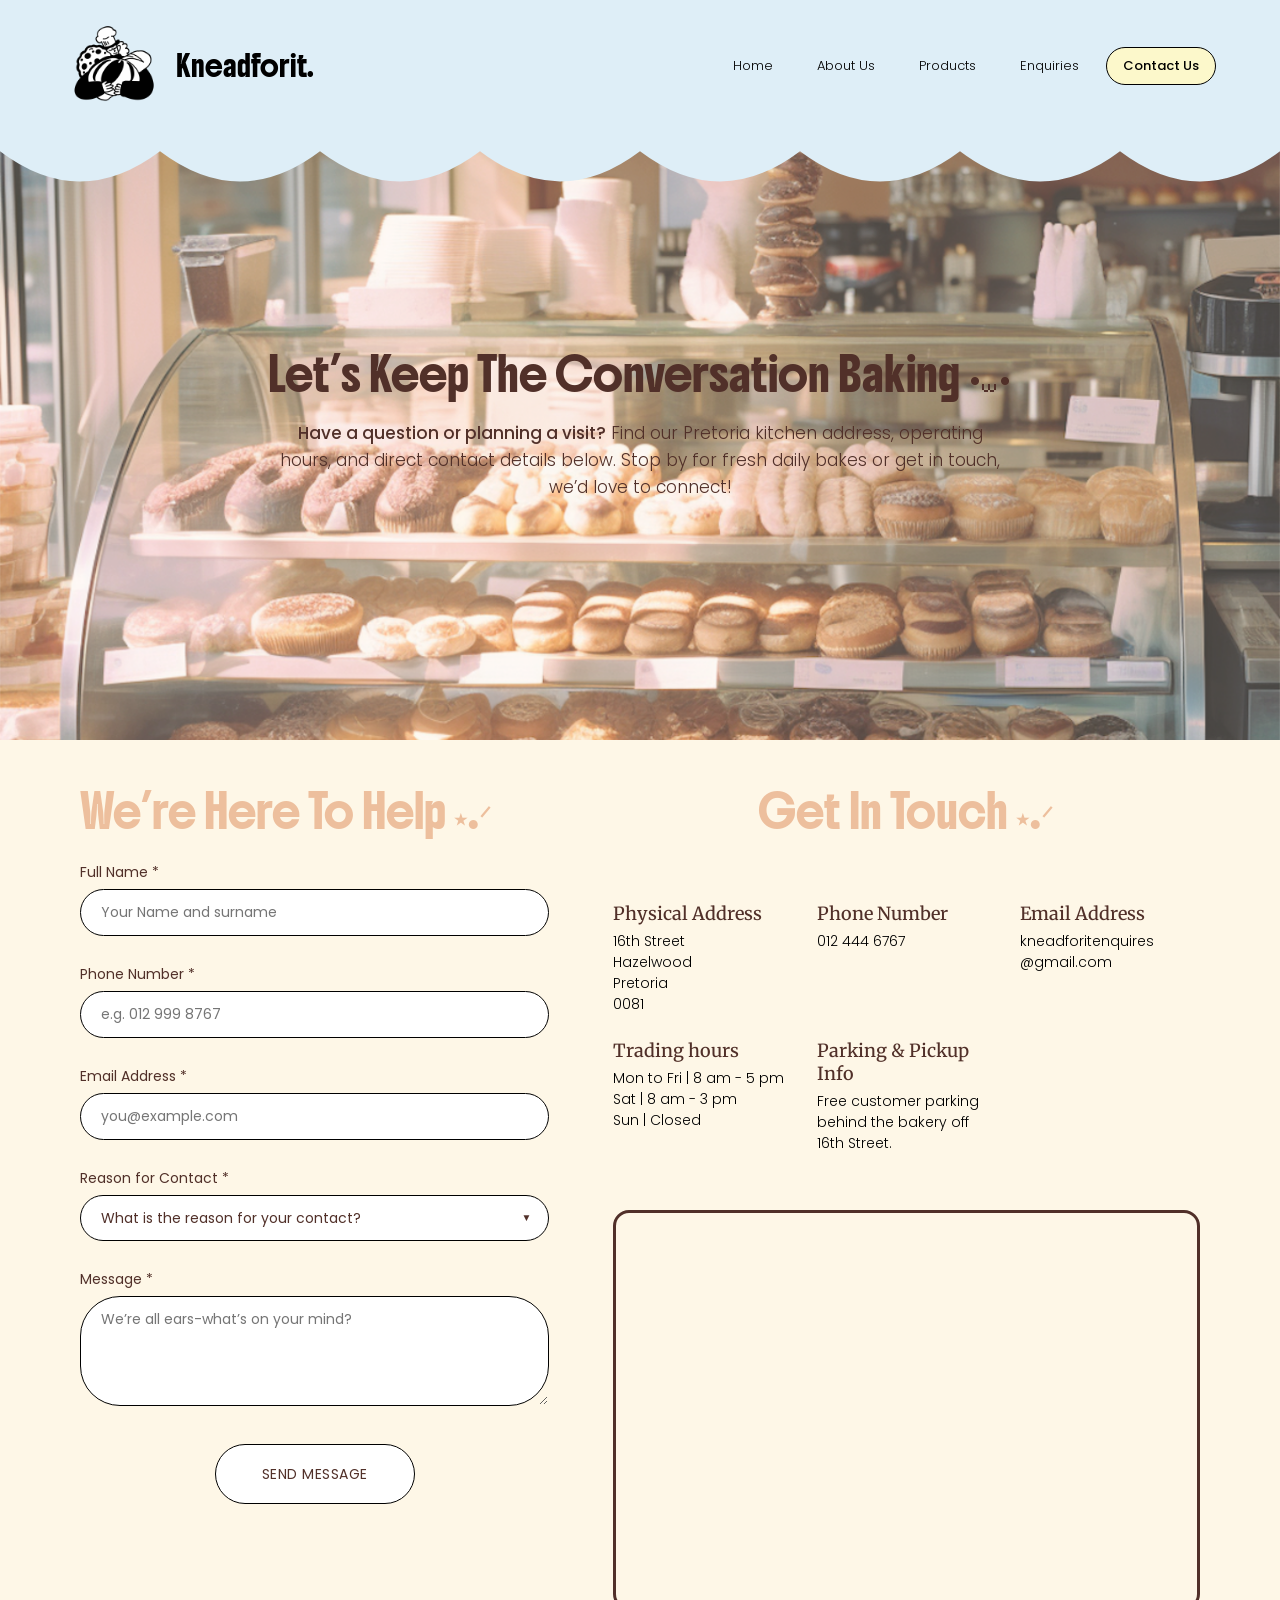
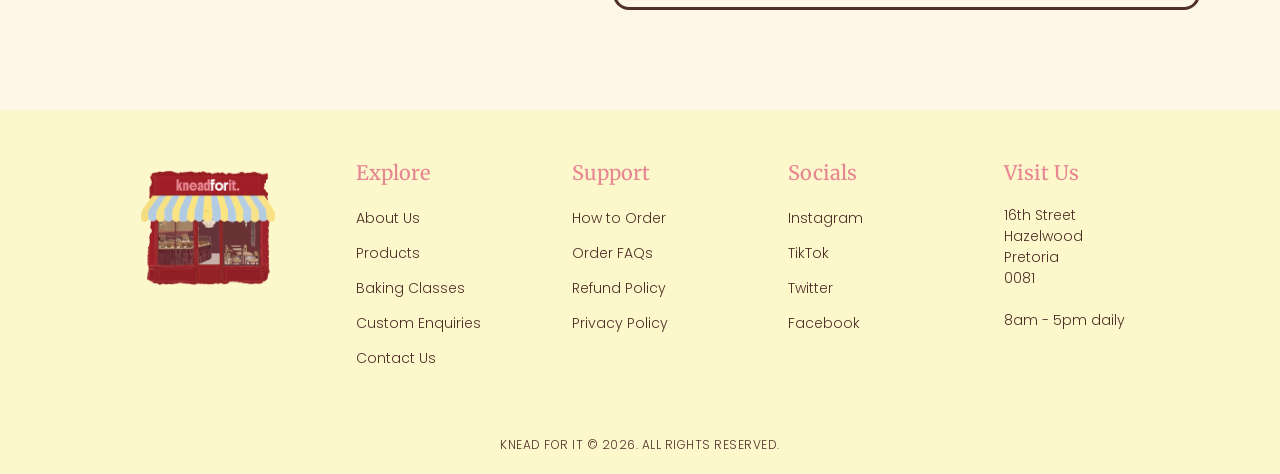
<file: contact.html>
<!DOCTYPE html>
<html lang="en">
<head>
    <meta charset="UTF-8">
    <meta name="viewport" content="width=device-width, initial-scale=1.0">
    <title>Kneadforit. | Contact Us & Visit Our Bakery</title>
    <meta name="description" content="Find us on 16th Street! Stop by for fresh treats, check our hours, map directions, or send us a message. We’re here to answer your questions.">
    <meta name="keywords" content="kneadforit address, hazelwood bakery location, pretoria bakery contact, bakery opening hours pretoria, bakery map directions, contact kneadforit, bakery enquiries pretoria">
    <meta name="robots" content="index, follow">

<!-- CSS STYLESHEET -->
    <link rel="stylesheet" href="css/style.css">

<!-- GOOGLE FONTS -->
    <link rel="preconnect" href="https://fonts.googleapis.com">
    <link rel="preconnect" href="https://fonts.gstatic.com" crossorigin>
    <link href="https://fonts.googleapis.com/css2?family=Boldonse&family=Merriweather:ital,opsz,wght@0,18..144,300..900;1,18..144,300..900&family=Poppins:ital,wght@0,100;0,200;0,300;0,400;0,500;0,600;0,700;0,800;0,900;1,100;1,200;1,300;1,400;1,500;1,600;1,700;1,800;1,900&display=swap" rel="stylesheet">
</head>

<body>

<!-- JAVASCRIPT FILE -->
    <script src="js/script.js"></script>

<!-- HEADER SECTION -->
    <header class="header-nav-container">
        <div class="nav-content">
            <a href="index.html" class="brand-logo">
                <picture>
                    <source type="images/webp" srcset="images/logo.webp">
                    <img src="images/logo.png" alt="Kneadforit Logo">
                </picture>
                <span class="logo-text">Kneadforit.</span>
            </a>            
            <nav class="nav-item-container">
                <a href="index.html" class="nav-link">Home</a>
                <a href="about.html" class="nav-link">About Us</a>
                <a href="products.html" class="nav-link">Products</a>
                <a href="enquiries.html" class="nav-link">Enquiries</a>
                <a href="contact.html" class="nav-link active">Contact Us</a>
            </nav>
        </div>
        <!-- Scalloped Banner Shape -->
        <div class="scallop-banner" aria-hidden="true">
            <svg viewBox="0 0 1440 50" preserveAspectRatio="none">
                <path d="M0,0 L1440,0 L1440,10 Q1350,40 1260,10 Q1170,40 1080,10 Q990,40 900,10 Q810,40 720,10 Q630,40 540,10 Q450,40 360,10 Q270,40 180,10 Q90,40 0,10 Z" fill="#DEEEF7"/>
            </svg>
        </div>
    </header>

<!-- CONTACT HERO SECTION WITH BAKERY BACKGROUND -->
    <main class="contact-main">
        <section class="contact-hero animate-on-scroll">
            <picture>
                <source type="images/webp" srcset="images/bakery.webp">
                <img src="images/bakery.png" alt="Knead For It Bakery Counter">
            </picture>
            <div class="contact-hero-content">
                <h1 class="contact-title">Let’s Keep The Conversation Baking <span>•⩊•</span></h1>
                <p class="contact-subtitle">
                    <strong>Have a question or planning a visit?</strong> Find our Pretoria kitchen address, operating hours, and direct contact details below. Stop by for fresh daily bakes or get in touch, we’d love to connect!
                </p>
            </div>
        </section>

        <!-- Split Section: Contact Form (Left) + Info & Map Grid (Right) -->
        <section class="contact-content-section animate-on-scroll">
            <div class="contact-layout-grid">
                
                <!-- LEFT COLUMN: Contact Form -->
                <div class="contact-form-column">
                    <h2 class="contact-col-heading">We’re Here To Help ⭑.ᐟ</h2>
                    <form class="enquiry-form" id="contactForm" novalidate>
                        <div class="form-group">
                            <label for="contact-name">Full Name *</label>
                            <input type="text" id="contact-name" placeholder="Your Name and surname" required>
                            <span class="error-text" id="contact-name-error"></span>
                        </div>
                        <div class="form-group">
                            <label for="contact-phone">Phone Number *</label>
                            <input type="tel" id="contact-phone" placeholder="e.g. 012 999 8767" required>
                            <span class="error-text" id="contact-phone-error"></span>
                        </div>
                        <div class="form-group">
                            <label for="contact-email">Email Address *</label>
                            <input type="email" id="contact-email" placeholder="you@example.com" required>
                            <span class="error-text" id="contact-email-error"></span>
                        </div>
                        <div class="form-group">
                            <label for="contact-reason">Reason for Contact *</label>
                            <div class="select-wrapper">
                                <select id="contact-reason" required>
                                    <option value="" disabled selected>What is the reason for your contact?</option>
                                    <option value="general-query">General Question</option>
                                    <option value="store-visit">Store Visit</option>
                                    <option value="feedback">Feedback</option>
                                    <option value="collaboration">Collaboration</option>
                                </select>
                            </div>
                            <span class="error-text" id="contact-reason-error"></span>
                        </div>
                        <div class="form-group">
                            <label for="contact-message">Message *</label>
                            <textarea id="contact-message" rows="4" placeholder="We’re all ears-what’s on your mind?" required></textarea>
                            <span class="error-text" id="contact-message-error"></span>
                        </div>
                        <button type="submit" class="btn-submit contact-submit-btn">SEND MESSAGE</button>
                    </form>
                </div>

                <!-- RIGHT COLUMN: Get In Touch Details & Map -->
                <div class="contact-info-map-column">
                    <h2 class="contact-col-heading">Get In Touch ⭑.ᐟ</h2>
                    
                    <div class="contact-info-grid-row">
                        <div class="info-group">
                            <h3 class="info-label">Physical Address</h3>
                            <p class="info-value">16th Street<br>Hazelwood<br>Pretoria<br>0081</p>
                        </div>
                        <div class="info-group">
                            <h3 class="info-label">Phone Number</h3>
                            <p class="info-value">012 444 6767</p>
                        </div>
                        <div class="info-group">
                            <h3 class="info-label">Email Address</h3>
                            <p class="info-value">kneadforitenquires<br>@gmail.com</p>
                        </div>
                        <div class="info-group">
                            <h3 class="info-label">Trading hours</h3>
                            <p class="info-value">Mon to Fri | 8 am - 5 pm<br>Sat | 8 am - 3 pm<br>Sun | Closed</p>
                        </div>
                        <div class="info-group">
                            <h3 class="info-label">Parking & Pickup Info</h3>
                            <p class="info-value">Free customer parking behind the bakery off 16th Street.</p>
                        </div>
                    </div>

                    <!-- Embedded Map Container -->
                    <div class="contact-map-wrapper">
                        <div class="map-frame-wrapper">
                            <iframe 
                                src="https://www.google.com/maps/embed?pb=!1m18!1m12!1m3!1d898.2073169370049!2d28.25464096960395!3d-25.77620229858393!2m3!1f0!2f0!3f0!3m2!1i1024!2i768!4f13.1!3m3!1m2!1s0x1e9560e2ded15b89%3A0x14bca0dfeebf2925!2s10%2016th%20St%2C%20Hazelwood%2C%20Pretoria%2C%200081!5e0!3m2!1sen!2sza!4v1789680920306!5m2!1sen!2sza" 
                                width="100%" 
                                height="100%" 
                                style="border:0;" 
                                allowfullscreen="" 
                                loading="lazy" 
                                referrerpolicy="strict-origin-when-cross-origin">
                            </iframe>
                        </div>
                    </div>

                </div>

            </div>
        </section>
    </main>

<!-- CONTACT CONFIRMATION MODAL -->
    <div id="contact-modal" class="modal-overlay" aria-hidden="true">
        <div class="modal-content confirmation-modal-content">
            <button class="modal-close" id="contact-modal-close-btn" aria-label="Close Modal">&times;</button>
            <div class="confirmation-body">
                <h3 class="confirmation-title">✦ Message Sent! ✦</h3>
                <p class="confirmation-subtitle">Thank you, <span id="contact-conf-name"></span>. Your message has been compiled and ready to send to <strong>kneadforitenquires@gmail.com</strong>.</p>
                
                <div class="confirmation-details-box">
                    <p><strong>Reason for Contact:</strong> <span id="contact-conf-reason"></span></p>
                    <p><strong>Status:</strong> Successfully Validated & Processed</p>
                </div>
                
                <p class="confirmation-note">Our team will review your message and get back to you within 24 hours.</p>
                <button type="button" class="btn-submit confirmation-ok-btn" id="contactModalCloseAction">GOT IT ⭑.ᐟ</button>
            </div>
        </div>
    </div>

<!-- FOOTER SECTION -->
    <footer class="site-footer">
    <div class="footer-container">    
        <!-- Storefront Illustration -->
        <div class="footer-column footer-storefront">
            <picture>
                <source type="images/webp" srcset="images/store.webp">
                <img src="images/store.png" alt="Knead For It Storefront">
            </picture>
        </div>
        <!-- Explore Links -->
        <div class="footer-column">
        <h4 class="footer-heading">Explore</h4>
        <ul class="footer-links">
            <li><a href="about.html">About Us</a></li>
            <li><a href="products.html">Products</a></li>
            <li><a href="enquiries.html">Baking Classes</a></li>
            <li><a href="enquiries.html#enquiry-form-section">Custom Enquiries</a></li>
            <li><a href="contact.html">Contact Us</a></li>
        </ul>
        </div>
        <!-- Support Links -->
        <div class="footer-column">
        <h4 class="footer-heading">Support</h4>
        <ul class="footer-links">
            <li><a href="enquiries.html#enquiry-form-section">How to Order</a></li>
            <li><a href="enquiries.html#enquiry-form-section">Order FAQs</a></li>
            <li><a href="#">Refund Policy</a></li>
            <li><a href="#">Privacy Policy</a></li>
        </ul>
        </div>
        <!-- Socials Links -->
        <div class="footer-column">
        <h4 class="footer-heading">Socials</h4>
        <ul class="footer-links">
            <li><a href="https://www.instagram.com/">Instagram</a></li>
            <li><a href="https://www.tiktok.com/login">TikTok</a></li>
            <li><a href="https://x.com/">Twitter</a></li>
            <li><a href="https://web.facebook.com/login/?locale=en_GB&_rdc=1&_rdr#">Facebook</a></li>
        </ul>
        </div>
        <!-- Location Details -->
        <div class="footer-column">
        <h4 class="footer-heading">Visit Us</h4>
        <address class="footer-address">
            16th Street<br>
            Hazelwood<br>
            Pretoria<br>
            0081<br><br>
            8am - 5pm daily
        </address>
        </div>
    </div>
    <!-- Bottom Copyright -->
    <div class="footer-bottom">
        <p>KNEAD FOR IT &copy; 2026. ALL RIGHTS RESERVED.</p>
    </div>
    </footer>

</body>
</html>
</file>
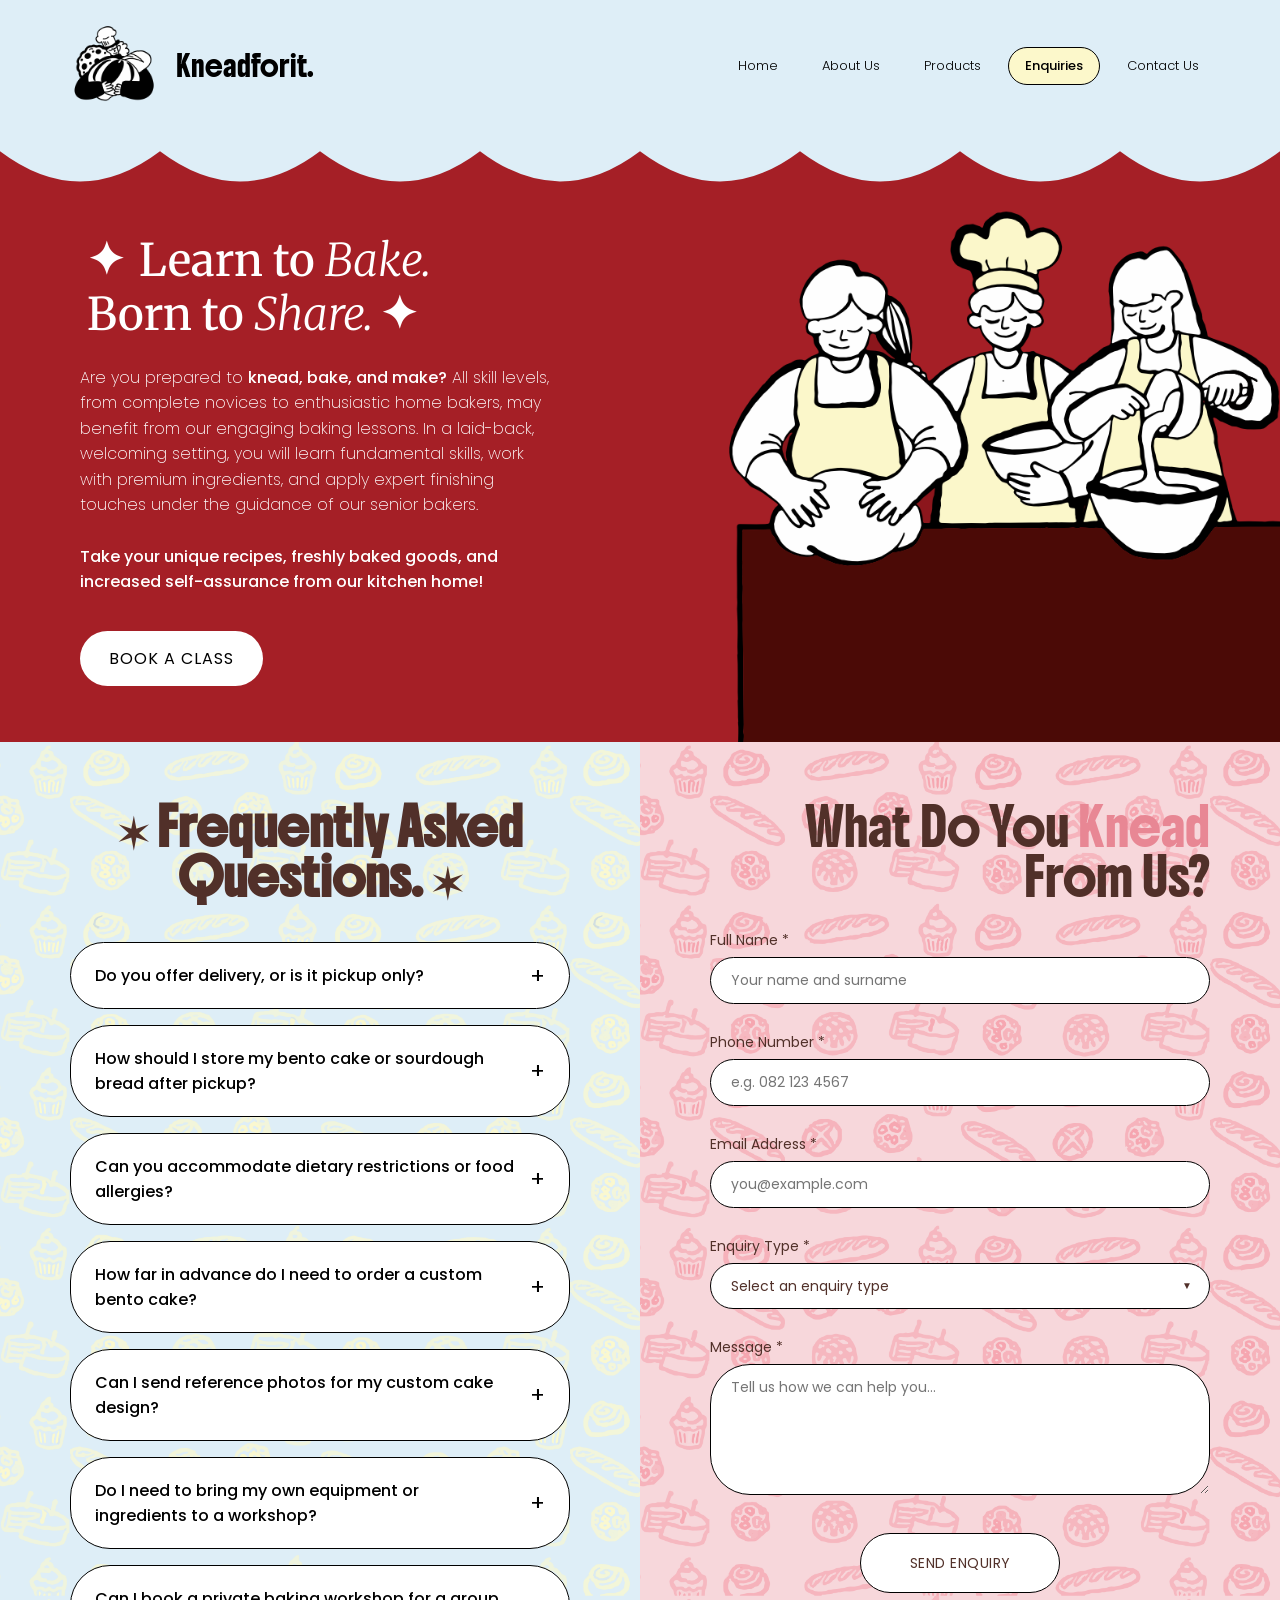
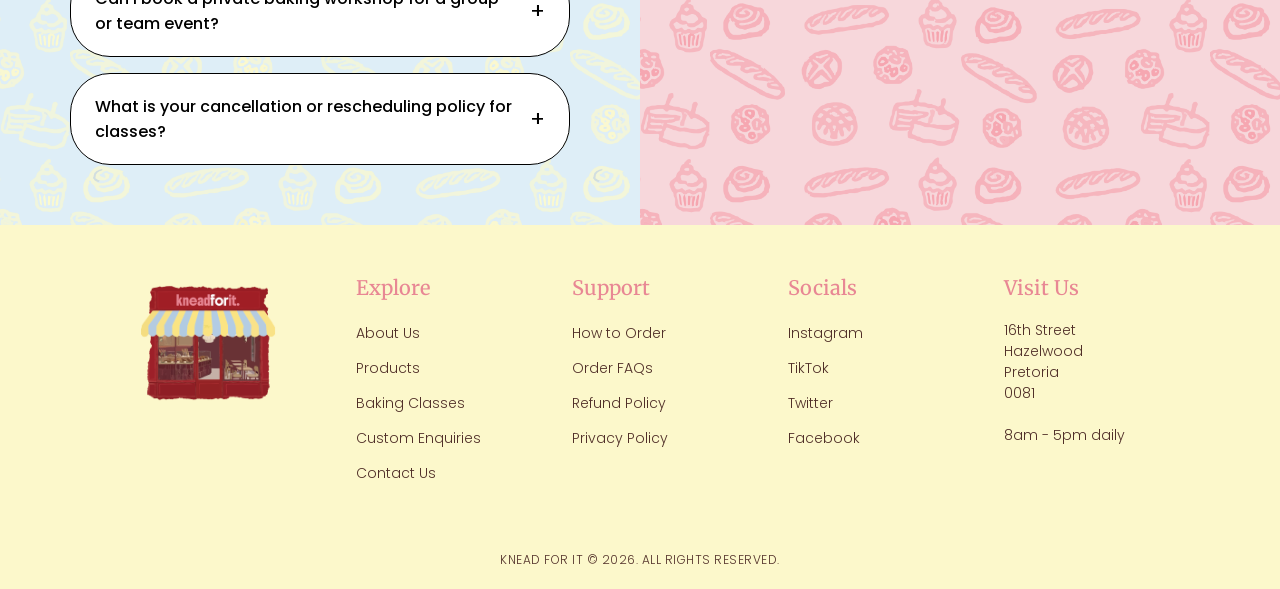
<file: enquiries.html>
<!DOCTYPE html>
<html lang="en">

<head>
    <meta charset="UTF-8">
    <meta name="viewport" content="width=device-width, initial-scale=1.0">
    <title>Kneadforit. | Baking Classes & Product Enquiries</title>
    <meta name="description" content="Book an interactive baking workshop or submit a custom bento cake enquiry with Kneadforit in Hazelwood, Pretoria. All skill levels welcome!">
    <meta name="keywords" content="baking classes pretoria, baking workshops hazelwood, custom cake enquiry pretoria, learn to bake pretoria, kneadforit baking classes, kneadforit pretoria, kneadforit enquiries">
    <meta name="robots" content="index, follow">

<!-- CSS STYLESHEET -->
    <link rel="stylesheet" href="css/style.css">

<!-- GOOGLE FONTS -->
    <link rel="preconnect" href="https://fonts.googleapis.com">
    <link rel="preconnect" href="https://fonts.gstatic.com" crossorigin>
    <link href="https://fonts.googleapis.com/css2?family=Boldonse&family=Merriweather:ital,opsz,wght@0,18..144,300..900;1,18..144,300..900&family=Poppins:ital,wght@0,100;0,200;0,300;0,400;0,500;0,600;0,700;0,800;0,900;1,100;1,200;1,300;1,400;1,500;1,600;1,700;1,800;1,900&display=swap" rel="stylesheet">
</head>

<body>

<!-- JAVASCRIPT FILE -->
    <script src="js/script.js"></script>

<!-- HEADER SECTION -->
    <header class="header-nav-container">
        <div class="nav-content">
            <a href="index.html" class="brand-logo">
                <picture>
                    <source type="images/webp" srcset="images/logo.webp">
                    <img src="images/logo.png" alt="Kneadforit Logo">
                </picture>
                <span class="logo-text">Kneadforit.</span>
            </a>            
            <nav class="nav-item-container">
                <a href="index.html" class="nav-link">Home</a>
                <a href="about.html" class="nav-link">About Us</a>
                <a href="products.html" class="nav-link">Products</a>
                <a href="enquiries.html" class="nav-link active">Enquiries</a>
                <a href="contact.html" class="nav-link">Contact Us</a>
            </nav>
        </div>
        <!-- Scalloped Banner Shape -->
        <div class="scallop-banner" aria-hidden="true">
            <svg viewBox="0 0 1440 50" preserveAspectRatio="none">
                <path d="M0,0 L1440,0 L1440,10 Q1350,40 1260,10 Q1170,40 1080,10 Q990,40 900,10 Q810,40 720,10 Q630,40 540,10 Q450,40 360,10 Q270,40 180,10 Q90,40 0,10 Z" fill="#DEEEF7"/>
            </svg>
        </div>
    </header>

<!-- MAIN ENQUIRIES PAGE CONTAINER -->
    <main class="enquiries-page">
        <!-- HERO SECTION -->
        <section class="book-section animate-on-scroll">
            <div class="book-container">
                <!-- Left Side: Text Content Card -->
                <div class="book-content-card">
                        <h1 class="book-title">
                            <span class="title-line">
                                <span class="star-icon">✦</span><span class="text-bold">Learn to </span><span class="text-italic">Bake.</span>
                            </span>
                            <span class="title-line">
                                <span class="text-bold">Born to </span><span class="text-italic">Share.</span><span class="star-icon">✦</span>
                            </span>
                        </h1>
                <p class="book-text">
                    Are you prepared to <strong>knead, bake, and make?</strong> All skill levels, from complete novices to enthusiastic home bakers, 
                    may benefit from our engaging baking lessons. In a laid-back, welcoming setting, you will learn fundamental skills, work with premium 
                    ingredients, and apply expert finishing touches under the guidance of our senior bakers.<br><br>
                    <strong>Take your unique recipes, freshly baked goods, and increased self-assurance from our kitchen home!</strong>
                </p>
                <a href="#enquiry-form-section" class="book-btn">BOOK A CLASS</a>
                </div>

                <!-- Right Side: Illustration Image Wrapper -->
                <div class="book-image-wrapper">
                <picture>
                    <source type="images/webp" srcset="images/baking.webp">
                    <img src="images/baking.png" alt="Baking Workshop Illustration" class="book-image">
                </picture>
                </div>
            </div>
        </section>

        <!-- SPLIT CONTENT SECTION (FAQ + Enquiry Form) -->
        <section class="content-split-section animate-on-scroll">
            <!-- FAQ SECTION -->
            <div class="faq-section">
                <div class="faq-inner-container">
                <h2 class="faq-title">✶ Frequently Asked Questions. ✶</h2>
                <div class="accordion-container">
                    <details class="faq-item">
                    <summary class="faq-question">
                        <span>Do you offer delivery, or is it pickup only?</span>
                        <span class="faq-icon">+</span>
                    </summary>
                    <div class="faq-answer">
                        We offer both local pickup and delivery options depending on your location.
                    </div>
                    </details>
                    <details class="faq-item">
                    <summary class="faq-question">
                        <span>How should I store my bento cake or sourdough bread after pickup?</span>
                        <span class="faq-icon">+</span>
                    </summary>
                    <div class="faq-answer">
                        Keep bento cakes refrigerated and sourdough bread wrapped at room temperature.
                    </div>
                    </details>
                    <details class="faq-item">
                    <summary class="faq-question">
                        <span>Can you accommodate dietary restrictions or food allergies?</span>
                        <span class="faq-icon">+</span>
                    </summary>
                    <div class="faq-answer">
                        Please let us know in your enquiry form, and we will do our best to accommodate.
                    </div>
                    </details>
                    <details class="faq-item">
                    <summary class="faq-question">
                        <span>How far in advance do I need to order a custom bento cake?</span>
                        <span class="faq-icon">+</span>
                    </summary>
                    <div class="faq-answer">
                        We recommend booking at least 3 to 5 days in advance.
                    </div>
                    </details>
                    <details class="faq-item">
                    <summary class="faq-question">
                        <span>Can I send reference photos for my custom cake design?</span>
                        <span class="faq-icon">+</span>
                    </summary>
                    <div class="faq-answer">
                        Yes, you can upload or attach reference photos in the enquiry response.
                    </div>
                    </details>
                    <details class="faq-item">
                    <summary class="faq-question">
                        <span>Do I need to bring my own equipment or ingredients to a workshop?</span>
                        <span class="faq-icon">+</span>
                    </summary>
                    <div class="faq-answer">
                        All ingredients and equipment are fully provided in our classes.
                    </div>
                    </details>
                    <details class="faq-item">
                    <summary class="faq-question">
                        <span>Can I book a private baking workshop for a group or team event?</span>
                        <span class="faq-icon">+</span>
                    </summary>
                    <div class="faq-answer">
                        Yes, private group bookings are available upon request!
                    </div>
                    </details>
                    <details class="faq-item">
                    <summary class="faq-question">
                        <span>What is your cancellation or rescheduling policy for classes?</span>
                        <span class="faq-icon">+</span>
                    </summary>
                    <div class="faq-answer">
                        Cancellations made 48 hours prior to class are eligible for full rescheduling.
                    </div>
                    </details>
                </div>
                </div>
            </div>

            <!-- ENQUIRY FORM SECTION -->
            <div id="enquiry-form-section" class="enquiry-section">
                <div class="enquiry-inner-container">
                <h2 class="form-title text-right">What Do You <span class="highlight-text">Knead</span> From Us?</h2>
                <form class="enquiry-form" id="enquiryForm" novalidate>
                    <div class="form-group">
                        <label for="fullname">Full Name *</label>
                        <input type="text" id="fullname" placeholder="Your name and surname" required>
                        <span class="error-text" id="fullname-error"></span>
                    </div>
                    <div class="form-group">
                        <label for="phone">Phone Number *</label>
                        <input type="tel" id="phone" placeholder="e.g. 082 123 4567" required>
                        <span class="error-text" id="phone-error"></span>
                    </div>
                    <div class="form-group">
                        <label for="email">Email Address *</label>
                        <input type="email" id="email" placeholder="you@example.com" required>
                        <span class="error-text" id="email-error"></span>
                    </div>
                    <div class="form-group">
                        <label for="enquiry-type">Enquiry Type *</label>
                        <div class="select-wrapper">
                            <select id="enquiry-type" required>
                                <option value="" disabled selected>Select an enquiry type</option>
                                <option value="custom-cake">Custom Cake</option>
                                <option value="class-booking">Class Booking</option>
                                <option value="order-request">Order Request</option>
                                <option value="volunteer-sponsor">Volunteer / Sponsor</option>
                                <option value="general">General Question</option>
                            </select>
                        </div>
                        <span class="error-text" id="enquiry-type-error"></span>
                    </div>
                    <div class="form-group">
                        <label for="message">Message *</label>
                        <textarea id="message" rows="5" placeholder="Tell us how we can help you..." required></textarea>
                        <span class="error-text" id="message-error"></span>
                    </div>
                    <button type="submit" class="btn-submit">SEND ENQUIRY</button>
                </form>
                </div>
            </div>
        </section>
    </main>

<!-- ENQUIRY CONFIRMATION MODAL -->
    <div id="enquiry-modal" class="modal-overlay" aria-hidden="true">
        <div class="modal-content confirmation-modal-content">
            <button class="modal-close" id="modal-close-btn" aria-label="Close Modal">&times;</button>
            <div class="confirmation-body">
                <h3 class="confirmation-title">✦ Enquiry Received! ✦</h3>
                <p class="confirmation-subtitle">Thank you, <span id="conf-name"></span>. Your request has been compiled and sent to <strong>kneadforitenquiries@gmail.com</strong>.</p>
                
                <div class="confirmation-details-box">
                    <p><strong>Enquiry Type:</strong> <span id="conf-type"></span></p>
                    <p><strong>Estimated Cost / Availability:</strong> <span id="conf-response"></span></p>
                </div>
                
                <p class="confirmation-note">Our senior bakers will review your message and contact you via phone or email within 24 hours.</p>
                <button type="button" class="btn-submit confirmation-ok-btn" id="modalCloseAction">GOT IT ⭑.ᐟ</button>
            </div>
        </div>
    </div>

<!-- FOOTER SECTION -->
    <footer class="site-footer">
    <div class="footer-container">    
        <!-- Storefront Illustration -->
        <div class="footer-column footer-storefront">
            <picture>
                <source type="images/webp" srcset="images/store.webp">
                <img src="images/store.png" alt="Knead For It Storefront">
            </picture>
        </div>
        <!-- Explore Links -->
        <div class="footer-column">
        <h4 class="footer-heading">Explore</h4>
        <ul class="footer-links">
            <li><a href="about.html">About Us</a></li>
            <li><a href="products.html">Products</a></li>
            <li><a href="enquiries.html">Baking Classes</a></li>
            <li><a href="enquiries.html#enquiry-form-section">Custom Enquiries</a></li>
            <li><a href="contact.html">Contact Us</a></li>
        </ul>
        </div>
        <!-- Support Links -->
        <div class="footer-column">
        <h4 class="footer-heading">Support</h4>
        <ul class="footer-links">
            <li><a href="enquiries.html#enquiry-form-section">How to Order</a></li>
            <li><a href="enquiries.html#enquiry-form-section">Order FAQs</a></li>
            <li><a href="#">Refund Policy</a></li>
            <li><a href="#">Privacy Policy</a></li>
        </ul>
        </div>
        <!-- Socials Links -->
        <div class="footer-column">
        <h4 class="footer-heading">Socials</h4>
        <ul class="footer-links">
            <li><a href="https://www.instagram.com/">Instagram</a></li>
            <li><a href="https://www.tiktok.com/login">TikTok</a></li>
            <li><a href="https://x.com/">Twitter</a></li>
            <li><a href="https://web.facebook.com/login/?locale=en_GB&_rdc=1&_rdr#">Facebook</a></li>
        </ul>
        </div>
        <!-- Location Details -->
        <div class="footer-column">
        <h4 class="footer-heading">Visit Us</h4>
        <address class="footer-address">
            16th Street<br>
            Hazelwood<br>
            Pretoria<br>
            0081<br><br>
            8am - 5pm daily
        </address>
        </div>
    </div>
    <!-- Bottom Copyright -->
    <div class="footer-bottom">
        <p>KNEAD FOR IT &copy; 2026. ALL RIGHTS RESERVED.</p>
    </div>
    </footer>

</body>
</html>
</file>
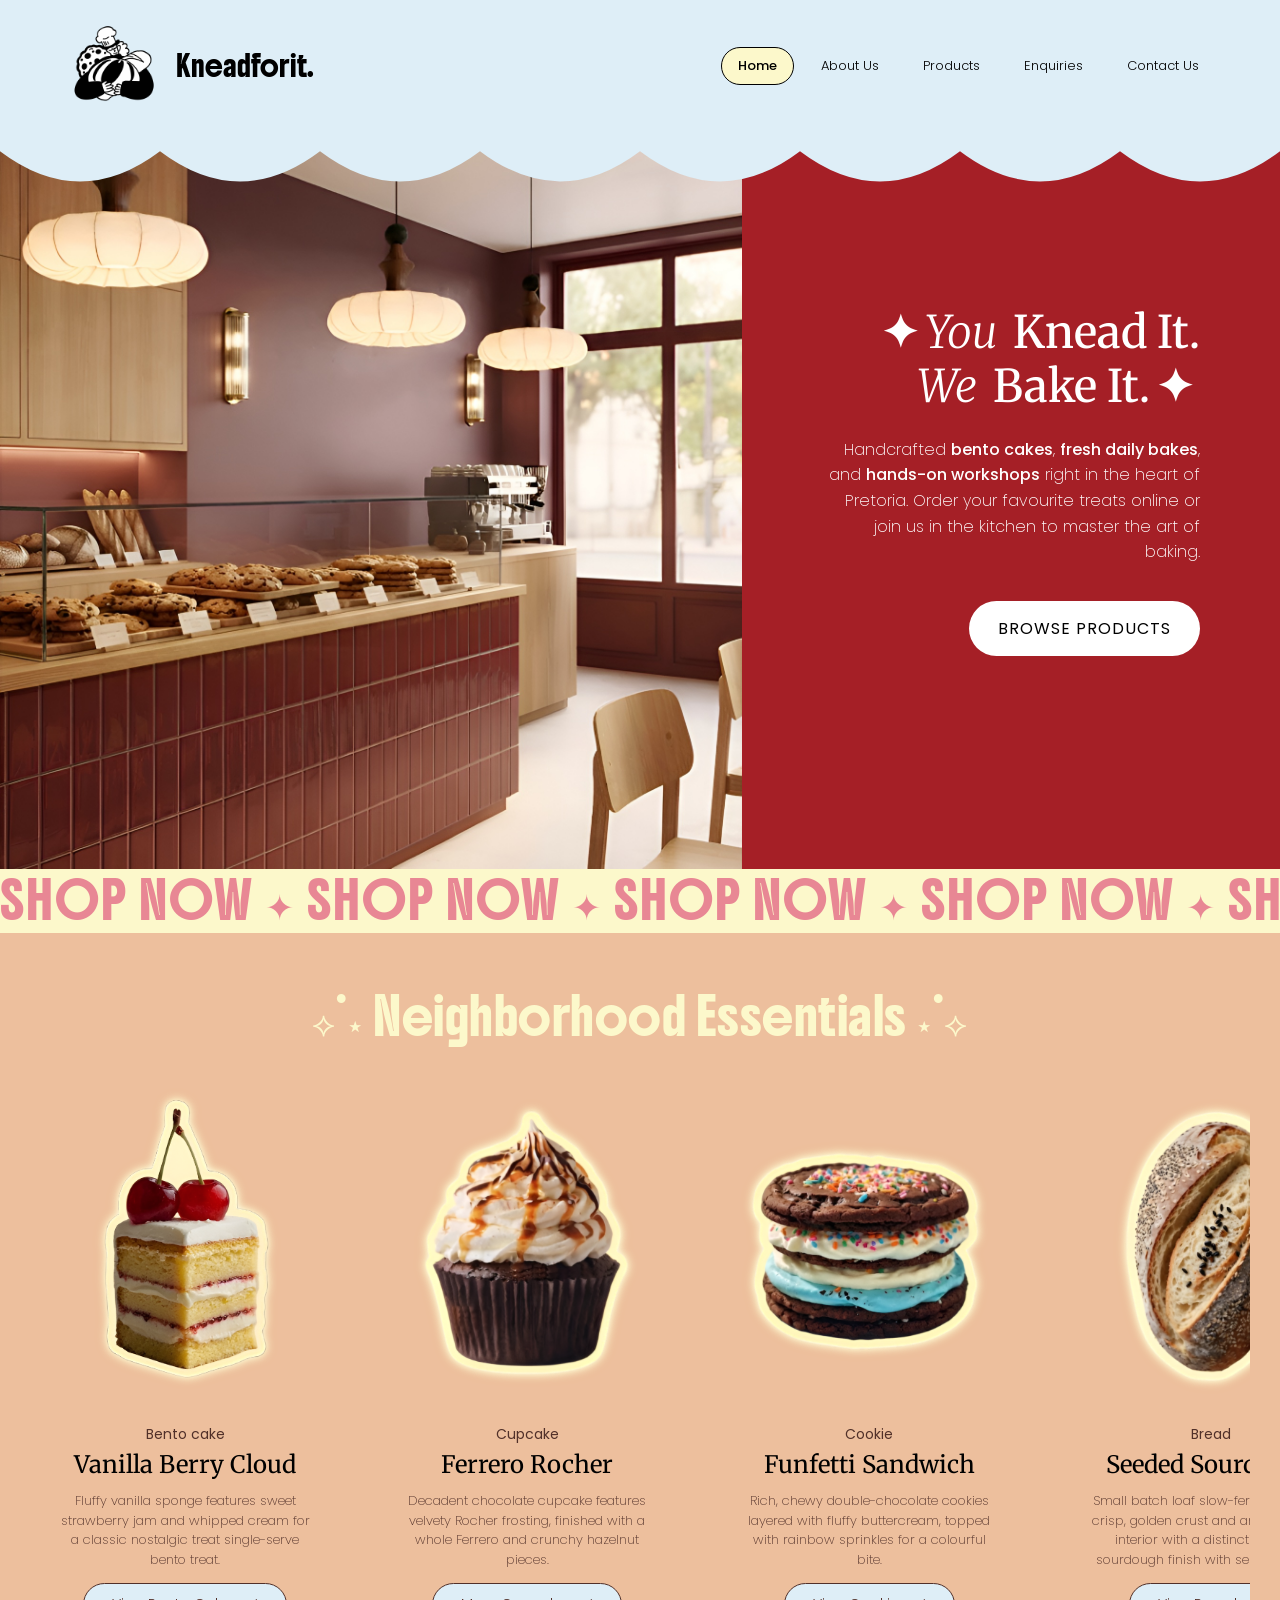
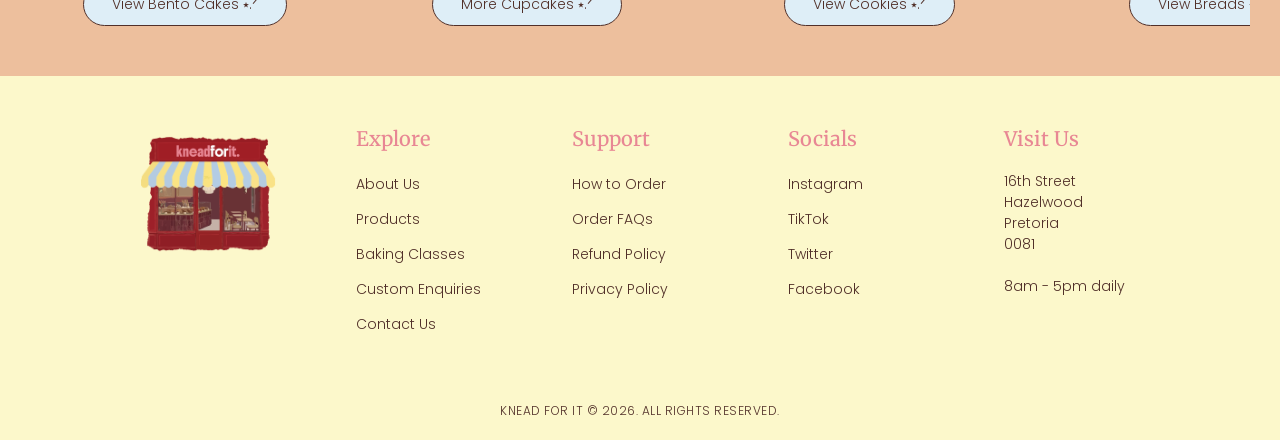
<file: home.html>
<!DOCTYPE html>
<html lang="en">
<head>
    <meta charset="UTF-8">
    <meta name="viewport" content="width=device-width, initial-scale=1.0">
    <title>Home | Kneadforit.</title>
    <link rel="stylesheet" href="css/style.css">

    <!-- Google Fonts -->
    <link rel="preconnect" href="https://fonts.googleapis.com">
    <link rel="preconnect" href="https://fonts.gstatic.com" crossorigin>
    <link href="https://fonts.googleapis.com/css2?family=Boldonse&family=Merriweather:ital,opsz,wght@0,18..144,300..900;1,18..144,300..900&family=Poppins:ital,wght@0,100;0,200;0,300;0,400;0,500;0,600;0,700;0,800;0,900;1,100;1,200;1,300;1,400;1,500;1,600;1,700;1,800;1,900&display=swap" rel="stylesheet">
</head>

<body>

<!-- HEADER SECTION -->

    <header class="header-nav-container">
        <div class="nav-content">
            <a href="home.html" class="brand-logo">
                <picture>
                    <source type="images/webp" srcset="../images/logo.webp">
                    <img src="images/logo.png" alt="Kneadforit Logo">
                </picture>
                <span class="logo-text">Kneadforit.</span>
            </a>            
            <nav class="nav-item-container">
                <a href="home.html" class="nav-link active">Home</a>
                <a href="about.html" class="nav-link">About Us</a>
                <a href="products.html" class="nav-link">Products</a>
                <a href="enquiries.html" class="nav-link">Enquiries</a>
                <a href="contact.html" class="nav-link">Contact Us</a>
            </nav>
        </div>
        <!-- Scalloped Banner Shape -->
        <div class="scallop-banner" aria-hidden="true">
            <svg viewBox="0 0 1440 50" preserveAspectRatio="none">
                <path d="M0,0 L1440,0 L1440,10 Q1350,40 1260,10 Q1170,40 1080,10 Q990,40 900,10 Q810,40 720,10 Q630,40 540,10 Q450,40 360,10 Q270,40 180,10 Q90,40 0,10 Z" fill="#DEEEF7"/>
            </svg>
        </div>
    </header>

<!-- HERO SECTION -->

    <main>
        <section class="hero-section">
            <div class="hero-container">
                <!-- Left Image Side -->
                <div class="hero-image-wrapper">
                    <picture>
                    <source media="(min-width: 960px)" srcset="./images/interior.jpg">
                    <source media="(max-width: 960px)" srcset="./images/interior.jpg">
                    <img src="./images/interior.jpg" alt="Knead For It Bakery Interior" class="hero-image">
                    </picture>
                </div>
                <!-- Right Content Card Side -->
                <div class="hero-content-card">
                    <h1 class="hero-title">
                        <span class="title-line">
                            <span class="star-icon">✦</span><span class="text-italic">You</span> <span class="text-bold">Knead It.</span>
                        </span>
                        <span class="title-line">
                            <span class="text-italic">We</span> <span class="text-bold">Bake It.</span><span class="star-icon">✦</span>
                        </span>
                    </h1>
                    <p class="hero-body">
                        Handcrafted <strong>bento cakes</strong>, <strong>fresh daily bakes</strong>, and 
                        <strong>hands-on workshops</strong> right in the heart of Pretoria. Order your 
                        favourite treats online or join us in the kitchen to master the art of baking.
                    </p>
                    <a href="products.html" class="hero-btn">BROWSE PRODUCTS</a>
                </div>
            </div>
        </section>
        <!-- INFINITE MARQUEE BANNER -->
        <div class="marquee-strip" aria-hidden="true">
            <div class="marquee-content">
                <span>SHOP NOW ✦ SHOP NOW ✦ SHOP NOW ✦ SHOP NOW ✦ SHOP NOW ✦</span>
            </div>
            <div class="marquee-content">
                <span>SHOP NOW ✦ SHOP NOW ✦ SHOP NOW ✦ SHOP NOW ✦ SHOP NOW ✦</span>
            </div>
        </div>
        <!-- BEST SELLER PRODUCTS SECTION -->
        <section class="products-section">
            <h2 class="products-title">⟡˙⋆ Neighborhood Essentials ⋆˙⟡</h2>
            <div class="product-scroll-container">
                <!-- Product 1 -->
                <article class="product-card">
                    <div class="product-image-wrapper">
                    <picture>
                        <!-- format with fallback to png -->
                        <source type="images/webp" srcset="./images/strawberry.webp">
                        <img src="./images/stawberry.png" alt="Vanilla Berry Cloud Bento Cake">
                    </picture>
                    </div>
                    <span class="product-category">Bento cake</span>
                    <h3 class="product-name">Vanilla Berry Cloud</h3>
                    <p class="product-description">
                        Fluffy vanilla sponge features sweet strawberry jam and whipped cream for a classic nostalgic treat
                        single-serve bento treat.
                    </p>
                    <a href="products.html#bento-cakes" class="view-btn">View Bento Cakes ⭑.ᐟ</a>   
                </article>
                <!-- Product 2 -->
                <article class="product-card">
                    <div class="product-image-wrapper">
                        <picture>
                            <source type="images/webp" srcset="./images/ferrero.webp">
                            <img src="./images/ferrero.png" alt="Ferrero Rocher Cupcake">
                        </picture>
                    </div>
                    <span class="product-category">Cupcake</span>
                    <h3 class="product-name">Ferrero Rocher</h3>
                    <p class="product-description">
                        Decadent chocolate cupcake features velvety Rocher frosting, finished with a whole 
                        Ferrero and crunchy hazelnut pieces.
                    </p>
                    <a href="products.html#cupcakes" class="view-btn">More Cupcakes ⭑.ᐟ</a>
                </article>
                <!-- Product 3 -->
                <article class="product-card">
                    <div class="product-image-wrapper">
                        <picture>
                            <source type="images/webp" srcset="./images/ferrero.webp">
                            <img src="images/sandwich.png" alt="Funfetti Sandwich Cookie">
                        </picture>
                    </div>
                    <span class="product-category">Cookie</span>
                    <h3 class="product-name">Funfetti Sandwich</h3>
                    <p class="product-description">
                        Rich, chewy double-chocolate cookies layered with fluffy buttercream, topped with 
                        rainbow sprinkles for a colourful bite.
                    </p>
                    <a href="products.html#cookies" class="view-btn">View Cookies ⭑.ᐟ</a>
                </article>
                <!-- Product 4 -->
                <article class="product-card">
                    <div class="product-image-wrapper">
                        <picture>
                            <source type="images/webp" srcset="./images/sourdough.webp">
                            <img src="images/sourdough.png" alt="Heritage Seeded Sourdough Bread">
                        </picture>
                    </div>
                    <span class="product-category">Bread</span>
                    <h3 class="product-name">Seeded Sourdough</h3>
                    <p class="product-description">
                        Small batch loaf slow-fermented for a crisp, golden crust and an airy, chewy interior with 
                        a distinctive, tangy sourdough finish with sesame seeds.
                    </p>
                    <a href="products.html#breads" class="view-btn">View Breads ⭑.ᐟ</a>
                </article>
            </div>
        </section>
    </main>

<!-- FOOTER -->

    <footer class="site-footer">
    <div class="footer-container">    
        <!-- Storefront Illustration -->
        <div class="footer-column footer-storefront">
            <picture>
                <source type="images/webp" srcset="./images/store.webp">
                <img src="images/store.png" alt="Knead For It Storefront">
            </picture>
        </div>
        <!-- Explore Links -->
        <div class="footer-column">
        <h4 class="footer-heading">Explore</h4>
        <ul class="footer-links">
            <li><a href="about.html">About Us</a></li>
            <li><a href="products.html">Products</a></li>
            <li><a href="enquiries.html">Baking Classes</a></li>
            <li><a href="enquiries.html#enquiry-form-section">Custom Enquiries</a></li>
            <li><a href="contact.html">Contact Us</a></li>
        </ul>
        </div>
        <!-- Support Links -->
        <div class="footer-column">
        <h4 class="footer-heading">Support</h4>
        <ul class="footer-links">
            <li><a href="enquiries.html#enquiry-form-section">How to Order</a></li>
            <li><a href="enquiries.html#enquiry-form-section">Order FAQs</a></li>
            <li><a href="#">Refund Policy</a></li>
            <li><a href="#">Privacy Policy</a></li>
        </ul>
        </div>
        <!-- Socials Links -->
        <div class="footer-column">
        <h4 class="footer-heading">Socials</h4>
        <ul class="footer-links">
            <li><a href="#">Instagram</a></li>
            <li><a href="#">TikTok</a></li>
            <li><a href="#">Twitter</a></li>
            <li><a href="#">Facebook</a></li>
        </ul>
        </div>
        <!-- Location Details -->
        <div class="footer-column">
        <h4 class="footer-heading">Visit Us</h4>
        <address class="footer-address">
            16th Street<br>
            Hazelwood<br>
            Pretoria<br>
            0081<br><br>
            8am - 5pm daily
        </address>
        </div>
    </div>
    <!-- Bottom Copyright -->
    <div class="footer-bottom">
        <p>KNEAD FOR IT &copy; 2026. ALL RIGHTS RESERVED.</p>
    </div>
    </footer>
    
</body>
</html>
</file>
<file: css/style.css>
/* Kneadforit Styling and Responsiveness for Website */

* {                            
/* Resetting default margins and paddings */
  box-sizing: border-box;
  margin: 0;
  padding: 0;
}

:root {
/* Storing the font stack and colours inside a CSS variable name */  
/* Youtube Ref: "Learn CSS Variables In 7 Minutes" */                    
/* Color Palette */
  --color-lemon-chiffon: #FCF8CB;
  --color-alice-blue: #DEEEF7;                  /* Updated header background color */
  --color-cotton-candy: #E88794;
  --color-blush-pink: #F7D7DB;
  --color-peach: #EDBF9D;
  --color-ivory: #FEF7E7;
  --color-crushed-berry: #A51F26;
  --color-espresso: #513029;
  --color-rich-mahogany: #4B0C07;
  --color-black: #000000;
  --color-white: #ffffff;

/* Typography System */
  --font-logo: 'Boldonse', sans-serif;
  --font-h1: 'Merriweather', serif;
  --font-h2: 'Poppins', sans-serif;
  --font-body: 'Poppins', sans-serif;               /* Updated font system */
}

body {
  font-family: var(--font-body);
  background-color: var(--color-alice-blue);
  background-color: var(--color-white);             /* Neutral canvas so blue only stays inside header */
  color: var(--color-black);
  overflow-x: hidden;
}

/* RESPONSIVE IMAGES BASE STYLES */
img, 
picture {
  max-width: 100%;
  height: auto;
  display: block;
}
/* PICTURE TAG CONTAINER */
picture {
  width: 100%;
  height: 100%;
  display: block;
}
picture img {
  width: 100%;
  height: 100%;
}

/* HEADER NAVIGATION */

.header-nav-container {
  position: relative;      
  top: 0;
  width: 100%;
  min-height: 7.5rem;
  background-color: var(--color-alice-blue);
  display: flex;
  flex-direction: column;
  justify-content: space-between;
  z-index: 1000;                    /* making sure header stays on top of all images & text */
}
.nav-content {
  width: 90%;
  max-width: 80.625rem;                /* Adapts seamlessly across 1366px, 1440px, 1536px, and 1920px */
  margin: 0 auto;
  padding: 1rem 0;
  display: flex;
  flex-wrap: wrap;
  justify-content: space-between;
  align-items: center;
}
.brand-logo {
  display: flex;
  align-items: center;
  gap: 0.75rem;
  text-decoration: none;
}
.brand-logo img,
.brand-logo picture {
  height: 6.25rem;
  width: auto;
  display: block;
}
.logo-text {
  font-family: var(--font-logo);     /* Boldonse */
  font-size: 1.25rem;
  color: var(--color-black);
  white-space: nowrap;
}
.nav-item-container {
  display: flex;
  align-items: center;
  justify-content: flex-end;
  gap: 0.625rem;
  width: auto;         
  flex-wrap: wrap;
}
.nav-link {
  font-family: var(--font-body);
  font-size: 0.8125rem;
  font-weight: 300;                 /* Poppins Light */
  color: var(--color-black);
  text-decoration: none;
  padding: 0.5rem 1rem;
  border-radius: 2.5rem;
  border: 1px solid transparent;
  white-space: nowrap;
  transition: all 0.2s ease-in-out;
}
.nav-link:hover,
.nav-link.active,
.nav-link.nav-item-button {
  padding: 0.5rem 1rem;
  font-weight: 500;                /* Slightly stronger for active emphasis */
  color: var(--color-black);
  border: 1px solid var(--color-black);
  border-radius: 2.5rem;
  background-color: var(--color-lemon-chiffon);
}
.scallop-banner {
  position: absolute;
  bottom: -6.25rem;
  left: 0;
  width: 100%;
  height: 6.3rem;
  z-index: 25;
  pointer-events: none;
}
.scallop-banner svg {
  width: 100%;
  height: 100%;
  display: block;
}

/* HERO SECTION */

.hero-section {
  width: 100%;
  display: flex;
  flex-direction: row;
  margin-top: -7.5rem;           /* Negative margin pulls the top of the hero under the header */
  position: relative;
  z-index: 1;
}
.hero-container {
  width: 100%;
  max-width: 100%;
  margin: 0;
  padding: 0;
  display: flex;
  height: auto;
}
.hero-image-wrapper {
  flex: 50 0 58%;
  width: 58%;
  height: 100%;
  overflow: hidden;
}
.hero-image-wrapper picture {
  width: 100%;
  height: 100%;
  display: block;
}
.hero-image {
  width: 100%;
  height: 100%;
  object-fit: cover;
  display: block;
}
.hero-content-card {
  flex: 0 0 42%;
  width: 42%;
  height: 100%;
  background-color: var(--color-crushed-berry);
  color: var(--color-white);
  display: flex;
  flex-direction: column;
  justify-content: center;
  align-items: flex-end;             /* Right-aligned layout */
  text-align: right;
  padding: 8.75rem 5rem 3.75rem 5rem;
  box-sizing: border-box;
}
.hero-title {
  font-family: var(--font-h1);      /* Merriweather */
  font-size: 2.8125rem;
  line-height: 1.2;
  margin-bottom: 1.5rem;
  gap: 0.25rem;
}
hero-title .title-line {
  display: inline-flex;
  align-items: center;
  white-space: nowrap;
}
.hero-title .star-icon {
  font-size: 2.8125rem;
  line-height: 2.8125rem;
  margin: 0 0.375rem;
}
.hero-title .text-italic {
  font-weight: 200;
  font-style: italic;
}
.hero-title .text-bold {
  font-weight: 500;
  font-style: normal;
  margin-left: 0.375rem;
}
.hero-body {
  font-family: var(--font-body);        /* Poppins */
  font-size: 1rem;
  font-weight: 200;                     /* Light weight default */
  line-height: 1.6;
  max-width: 30rem;
  color: var(--color-white);
  margin-bottom: 2.25rem;
}
.hero-body strong {
  font-weight: 500;                     /* Bold weight for highlighted words */
}
.hero-btn {
  display: inline-block;
  font-family: var(--font-body);        /* Poppins */
  font-size: 1rem;
  font-weight: 400;                     /* Poppins 400 */
  letter-spacing: 0.0625rem;
  color: var(--color-black);            /* Default text black */
  border: 1px solid var(--color-white);
  background-color: var(--color-white); /* Default container white */
  text-decoration: none;
  padding: 0.875rem 1.75rem;
  border-radius: 2.5rem;
  transition: all 0.3s ease-in-out;
  border: 1px solid transparent;
}
/* Hover State */
.hero-btn:hover {
  background-color: var(--color-espresso);
  color: var(--color-white);               /* Hover text white */
  border: 1px solid var(--color-white);
}

/* MARQUEE STRIP */
/* Youtube Ref: "You Can't Find a Better Infinite Marquee" */
.marquee-strip {
  width: 100%;
  background-color: var(--color-lemon-chiffon);
  overflow: hidden;
  display: flex;
  flex-direction: row;
  flex-wrap: nowrap;
  position: relative;
  z-index: 20;                           /* Stays above hero overlays */
  padding: 0.625rem 0;
  box-sizing: border-box;
}
.marquee-content {
  display: flex;
  flex-shrink: 0;
  white-space: nowrap;
  animation: marquee-infinite 15s linear infinite;
}
.marquee-content span {
  font-family: var(--font-logo);
  font-size: 2.1875rem;
  line-height: 2.75rem;
  font-weight: 500;
  color: var(--color-cotton-candy);
  letter-spacing: 0.125rem;
  padding-right: 1.875rem;
  align-items: center;
}
.marquee-content span {
  vertical-align: middle;
}
@keyframes marquee-infinite {           /* Seamless Infinite Loop */
  0% {
    transform: translateX(0%);
  }
  100% {
    transform: translateX(-100%);
  }
}

/* BESTSELLER PRODUCTS SECTION */

.products-section {
  background-color: var(--color-peach);
  padding: 3.125rem 1.875rem;
  width: 100%;
  box-sizing: border-box;               /* To prevent any overflow caused by padding */
}
.product-scroll-container {
  max-width: 90rem;
  margin: 0 auto;
  padding: 0 2.5rem;
  display: flex;
  gap: 2rem;
  overflow-x: auto;
  scroll-snap-type: x mandatory;

/* Youtube Ref: "Hide Scrollbar From Wesbites in Different Browsers | HTML and CSS" */
  scrollbar-width: none;            /* Hiding scrollbar for Firefox, Chrome, Safari, Edge  */
}
.product-scroll-container::-webkit-scrollbar {
  display: none;
}
.product-card {
  flex: 0 0 19.375rem;
  scroll-snap-align: start;
  display: flex;
  flex-direction: column;
  align-items: center;
}
.products-title {
  font-family: var(--font-logo);
  font-size: 2.1875rem;
  font-weight: 500;
  color: var(--color-lemon-chiffon);
  text-align: center;
  justify-content: center;
  margin-bottom: 1.875rem;
  letter-spacing: 0.03125rem;
}

/* Scroll Wrapper Container */
.scroll-wrapper {
  position: relative;
  width: 100%;
  max-width: 90rem;
  margin: 0 auto;
}

/* Base Arrow Indicator Styling */
.scroll-arrow {
  position: absolute;
  top: 40%;
  transform: translateY(-50%);
  z-index: 10;
  background-color: var(--color-white);
  color: var(--color-espresso);
  font-size: 1.5rem;
  width: 2.5rem;
  height: 2.5rem;
  display: flex;
  align-items: center;
  justify-content: center;
  border-radius: 50%;
  box-shadow: 0 0.25rem 0.5rem rgba(0, 0, 0, 0.15);
  pointer-events: none; /* Allows users to swipe right through the arrow */
  opacity: 0.85;
}

.left-arrow {
  left: 0.5rem;
}

.right-arrow {
  right: 0.5rem;
}


/* Youtube Ref: "CSS Neon Glow Effect in 2 Minutes" */
/* Youtube Ref: "Learn All CSS Transition Property for Smooth Animation" */
.product-image-wrapper {
  width: 100%;
  height: 20rem;
  display: flex;
  align-items: center;
  justify-content: center;
  margin-bottom: 1.5rem;
}
.product-image-wrapper picture {
  display: flex;
  align-items: center;
  justify-content: center;
  width: 100%;
  height: 100%;
}
.product-image-wrapper img {
  max-width: 100%;
  max-height: 100%;
  object-fit: contain;
  filter: drop-shadow(0 0 0.3125rem #ffffff)
          drop-shadow(0 0 0.125rem #FEF08ACC);
  transition: transform 0.3s cubic-bezier(0.175, 0.885, 0.32, 1.275);
}
.product-card:hover .product-image-wrapper img {
  transform: scale(1.06);
}
.product-category {
  font-family: var(--font-body);
  font-size: 0.875rem;
  color: var(--color-espresso);
  margin-bottom: 0.375rem;
}
.product-name {
  font-family: var(--font-h1);
  font-size: 1.5rem;
  line-height: 1.2;
  font-weight: 400;
  color: var(--color-black);
  margin-bottom: 0.75rem;
}
.product-description {
  font-family: var(--font-body);
  font-weight: 300;
  font-size: 0.875rem;
  line-height: 1.55;
  color: var(--color-black);
  margin-bottom: 1.75rem;
  flex-grow: 1;                             /* Pushes button row evenly to bottom */
}
.view-btn {
  display: inline-block;
  font-family: var(--font-body);
  font-size: 0.875rem;
  font-weight: 300;
  color: var(--color-espresso);
  background-color: var(--color-alice-blue);
  border: 1px solid var(--color-espresso);
  border-radius: 1.875rem;
  padding: 0.625rem 1.75rem;
  text-decoration: none;
  margin-top: auto;
  transition: all 0.25s ease;
}
/* Interactive Hover State */
.view-btn:hover {
  background-color:var(--color-crushed-berry);
  border: 1px var(--color-white);
  color: var(--color-white);
  transform: translateY(-0.125rem);
}

/* FOOTER SECTION */

.site-footer {
  background-color: var(--color-lemon-chiffon);
  padding: 3.125rem 2rem 1.25rem;
  width: 100%;
}
/* Youtube Ref: "RESPONSIVE FOOTER WITH HTML AND CSS GRIDS" */
.footer-container {
  max-width: 62.5rem;
  margin: 0 auto;
  display: grid;
  grid-template-columns: 1fr 1fr 1fr 1fr 1fr;
  gap: 5rem;
  margin-bottom: 2rem;
}
.footer-storefront img,
.footer-storefront picture {
  max-width: 11.25rem;
  height: auto;
  display: block;
}
.footer-heading {
  font-family: var(--font-h1);
  font-size: 1.25rem;
  font-weight: 500;
  color: var(--color-cotton-candy);
  margin-bottom: 1.25rem;
}
.footer-links {
  list-style: none;
  padding: 0;
  margin: 0;
}
.footer-links li {
  margin-bottom: 0.625rem;
}
.footer-links a {
  text-decoration: none;
  color: var(--color-espresso);
  font-size: 0.875rem;
  font-family: var(--font-body);
  font-weight: 300;
  transition: color 0.2s ease;
}
.footer-links a:hover {
  color: var(--color-cotton-candy);
  text-decoration: none;
}
.footer-address {
  font-style: normal;
  font-size: 0.875rem;
  color: var(--color-espresso);
  font-family: var(--font-body);
  font-weight: 300;
  line-height: 1.5;
}
.footer-bottom {
  max-width: 62.5rem;
  margin: 0 auto;
  text-align: center;
  padding-top: 1.5rem;
  font-size: 0.75rem;
  font-family: var(--font-body);
  font-weight: 300;
  letter-spacing: 0.03125rem;
  color: var(--color-espresso);
}

/* ABOUT US PAGE */

/* STORY HERO SECTION */
/* Youtube Ref: "Build Infinite Carousel Animations in 4 Minutes" */
.about-story-hero {
  position: relative;
  margin-top: -12.5rem; 
  width: 100%;
  min-height: 56.25rem;
  overflow: hidden;
  display: flex;
  align-items: flex-start;
}
.story-slider-overflow {
  position: absolute;
  top: 0;
  left: 0;
  width: 100%;
  height: 100%;
  overflow: hidden;
  z-index: 1;
}
.story-slider-track {
  display: flex;
  width: 225rem;
  height: 100%;
  animation: horizontalSlide 30s linear infinite;
}
.slide-item {
  width: 37.5rem;
  height: 100%;
  flex-shrink: 0;
  background-size: cover;
  background-position: center;
}
@keyframes horizontalSlide {            /* Infinite Horizontal Scroll */
  0% {
    transform: translateX(0);
  }
  100% {
    transform: translateX(-50%);        /* Shifts exactly half the track length */
  }
}
.story-content-container {
  position: relative;
  z-index: 2;
  width: 100%;
  max-width: 80.625rem;
  margin: 0 auto;
  padding: 18.75rem 2rem 2.5rem 2rem; 
}
.story-header-group {
  max-width: 40.625rem;
  margin-bottom: 1.5rem;
}
.story-card {
  width: 32.5rem;
  max-width: 100%;
  background-color: var(--color-espresso);
  border: 1px solid var(--color-white);
  border-radius: 0;
  padding: 2.25rem 2rem;
  color: var(--color-white);
}
.story-tag {
  display: inline-block;
  background-color: var(--color-espresso);
  border: 1px solid var(--color-white);
  color: var(--color-white);
  font-family: var(--font-logo);
  font-size: 0.875rem;
  font-weight: 500;
  padding: 0.3125rem 0.875rem;
  border-radius: 0;
  margin-bottom: 1.125rem;
  text-transform: uppercase;
  letter-spacing: 0.09375rem;
}
.story-heading {
  font-family: var(--font-logo);
  font-size: 1.75rem;
  line-height: 1.3;
  font-weight: 500;
  margin-bottom: 1.25rem;
  color: var(--color-white);
}
.story-heading .star {
  font-size: 1.25rem;
  vertical-align: middle;
  color: var(--color-white);
}
.story-card p,
div.story-card > p {
  font-size: 1rem;
  font-family: var(--font-body);
  font-weight: 200;
  color: var(--color-white);
  line-height: 1.6;
  margin-bottom: 0.875rem;
}
.story-body p:last-child {
  margin-bottom: 0;
}
.story-body strong {
  font-weight: 500;
  font-family: var(--font-h1);
  color: var(--color-white);
}

/* ABOUT PAGE MARQUEE STRIPS */ 
/* Youtube Ref: "You Can't Find a Better Infinite Marquee" */
.about-marquee {
  background-color: var(--color-blush-pink);
  border-top: 0 solid var(--color-black);
  border-bottom: 0 solid var(--color-black);
  overflow: hidden;
  white-space: nowrap;
  padding: 0.75rem 0;
  width: 100%;
}
.about-marquee .marquee-content {
  display: inline-block;
  animation: marquee-scroll 30s linear infinite;
}
.about-marquee span {
  font-family: var(--font-logo);
  font-size: 1.875rem;
  font-weight: 500;
  color: var(--color-cotton-candy);
  padding-right: 2.5rem;
}
@keyframes marquee-scroll {
  0% { transform: translateX(0%); }
  100% { transform: translateX(-50%); }
}

/* MISSION & VISION SECTION */

.mission-vision-section {
  background-color: var(--color-blush-pink);
  padding: 3.75rem 1.25rem;
  width: 100%;
}
.mission-vision-container {
  max-width: 75rem;
  margin: 0 auto;
  display: flex;
  justify-content: center;
  align-items: center;
  gap: 2.5rem;
}
.wavy-card {
  width: 100%;
  max-width: 32.5rem;
  min-height: auto;
  aspect-ratio: 520 / 380;            /* Preserves natural image dimensions */
  background-image: url('../images/wavycard.png');
  background-size: contain;           /* Keeps full frame visible without stretching */
  background-repeat: no-repeat;
  background-position: center;
  padding: 2.5rem 2rem;
  display: flex;
  flex-direction: column;
  justify-content: center;
  align-items: center;
  text-align: center;
  box-sizing: border-box;
}
.card-title {
  font-family: var(--font-h1);
  font-size: 2rem;
  font-weight: 300;
  color:var(--color-white);
  margin-bottom: 1.25rem;
}
.card-text {
  font-family: var(--font-body);
  font-size: 0.875rem;
  font-weight: 200;
  line-height: 1.6;
  color: var(--color-white);
  max-width: 17.875rem;
}
.card-text strong {
  font-weight: 500;
}

/* MILESTONE TABS SECTION */

.milestone-tabs-section {
  background-color: var(--color-espresso);
  padding: 4rem 1.25rem;
  text-align: center;
  width: 100%;
}
.milestone-container {
  max-width: 50rem;
  margin: 0 auto;
}
.milestone-title {
  font-family: var(--font-logo);
  font-size: 2.25rem;
  color: var(--color-blush-pink);
  margin-bottom: 1.5rem;
}
.tab-buttons {
  display: flex;
  justify-content: center;
  gap: 1rem;
  margin-bottom: 2rem;
  flex-wrap: wrap;
}
.tab-btn {
  padding: 0.75rem 1.5rem;
  border-radius: 2rem;
  border: 1px solid var(--color-white);
  background: var(--color-white);
  color: var(--color-espresso);
  cursor: pointer;
  font-family: var(--font-body);
  font-weight: 300;
  transition: all 0.2s ease;
}
.tab-btn.active {
  background: var(--color-blush-pink);
  color: var(--color-espresso);
  font-weight: 500;
}
.panel-heading {
  font-family: var(--font-h1);
  color: var(--color-blush-pink);
  margin-bottom: 0.75rem;
  font-size: 1.5rem;
}
.panel-text {
  font-family: var(--font-body);
  font-weight: 200;
  line-height: 1.6;
  color: var(--color-white);
  font-size: 1rem;
}

/* PRODUCTS PAGE */

/* PRODUCTS HERO BANNER */

.products-banner {
  width: 100%;
  aspect-ratio: 1440 / 600;
  margin-top: -1.875rem;
  height: auto;
  background-position: left center;
  line-height: 0;
  position: relative;
  overflow: hidden;
}
.products-banner picture,
.products-banner img {
  width: 100%;
  height: 100%;
  object-fit: cover;
  display: block;
}
.products-main-section {
  width: 100%;
  background-color: var(--color-blush-pink);
  padding: 0 0 5rem 0;
  display: flex;
  flex-direction: column;
  align-items: center;
}
.products-category-wrapper {
  width: 100%;
  max-width: 80.625rem;
  padding-top: 3.75rem;
  padding-left: 1.5rem;
  padding-right: 1.5rem; 
  margin: 0 auto;
  display: flex;
  flex-direction: column;
  align-items: center;
  gap: 1rem;
  text-align: center;
  box-sizing: border-box;
}
.category-main-title {
  font-family: var(--font-logo);
  font-size: 2.25rem;
  font-weight: 500;
  color: var(--color-espresso);
  letter-spacing: 0.03125rem;
}
.category-buttons-container {
  display: flex;
  flex-wrap: wrap;
  justify-content: center;
  gap: 1rem;
}
html {
  scroll-behavior: smooth;                    /* Controls the transitions when scroll is triggered */
}
#bento-cakes {
  scroll-margin-top: 6.25rem;
}
.cat-btn {
  display: inline-block;
  text-decoration: none;
  font-family: var(--font-body);
  font-size: 0.9375rem;
  font-weight: 200;
  color: var(--color-espresso);
  background-color: var(--color-white);
  border: 1px solid var(--color-espresso);
  border-radius: 1.875rem;
  padding: 0.625rem 1.625rem;
  cursor: pointer;
  transition: all 0.2s ease;
}
.cat-btn:hover,
.cat-btn:active {
  background-color: var(--color-alice-blue);
  font-weight: 500;
}
.category-section {
  scroll-margin-top: 10.625rem;
}

/* PRODUCTS SECTION */

html, body {
  width: 100%;
  margin: 0;
  padding: 0;
  overflow-x: hidden;                         /* No horizontal scrollbars */
}
main, .main-container {
  width: 100%;
  max-width: 100%;
  margin: 0;
  padding: 0;
}
.category-section {
  width: 100%;
  background-color: var(--color-blush-pink);
  padding: 0 0 3.75rem 0; 
  margin: 0;
  box-sizing: border-box;
}
.product-grid {
  width: 100%;
  max-width: 80rem;
  margin: 0 auto;
  padding: 0 1rem;
  display: grid;
  grid-template-columns: repeat(4, 1fr);
  gap: 1.75rem;
  align-items: stretch;
  box-sizing: border-box;
}
.product-card {
  display: flex;
  flex-direction: column;
  align-items: center;
  text-align: center;
  height: 100%;
}
.product-img-wrapper {
  width: 100%;
  max-width: 18.75rem;
  height: 18.75rem;
  display: flex;
  align-items: center;
  justify-content: center;
  margin-bottom: 1.5rem;
}
.product-img-wrapper picture {
  display: flex;
  align-items: center;
  justify-content: center;
  width: 100%;
  height: 100%;
}
.product-img-wrapper img {
  max-width: 100%;
  max-height: 100%;
  object-fit: contain;
  filter: drop-shadow(0 0.25rem 0.625rem #FCF8CB);
}
.product-info {
  display: flex;
  flex-direction: column;
  align-items: center;
  width: 100%;
  flex: 1;
}
.product-title {
  font-family: var(--font-h1);
  font-size: 1.25rem;
  font-weight: 500;
  line-height: 1.25;
  color: var(--color-espresso);
  margin-bottom: 0.875rem;
  min-height: 3rem;
}
.product-description {
  font-family: var(--font-body);
  font-size: 0.8125rem;
  font-weight: 200;
  line-height: 1.5;
  color: var(--color-espresso);
  max-width: 15.625rem;
  margin-bottom: 0.875rem;
}
.product-variant {
  font-family: var(--font-body);
  font-size: 0.8125rem;
  font-weight: 500;
  color: var(--color-espresso);
  margin-bottom: 0.125rem;
}
.product-price {
  font-family: var(--font-body);
  font-size: 0.8125rem;
  font-weight: 500;
  color: var(--color-espresso);
  margin-bottom: 1.25rem;
}
.enquire-btn {
  display: inline-block;
  font-family: var(--font-body);
  font-size: 0.875rem;
  font-weight: 300;
  color: var(--color-espresso);
  background-color: var(--color-peach);
  border: 1px solid var(--color-espresso);
  border-radius: 3.125rem;
  padding: 0.625rem 1.75rem;
  text-decoration: none;
  margin-top: auto;
  transition: all 0.25s ease;
}
.enquire-btn:hover {
  background-color: var(--color-espresso);
  color: var(--color-peach);
  border: 1px solid var(--color-peach);
}
.product-category-group,
#cupcakes-section {
  background-color: var(--color-blush-pink);
  padding: 2.5rem 0;
  width: 100%;
}
.cat-btn.active {
  background-color: var(--color-cotton-candy);
  font-weight: 500;
  color: var(--color-white);
  border-color: var(--color-black);
}

/* ENQUIRIES PAGE */

.enquiries-page {
  width: 100%;
  overflow-x: hidden;
}

/* BOOKINGS SECTION */

.book-section {
  width: 100%;
  max-width: 100%;
  position: relative;
  margin-top: -7.5rem;               /* Pulls hero under header*/
  min-height: 45.625rem;                /* Fixed height to fit screen alongside header */
  height: auto;       
  display: flex;
  background-color: var(--color-crushed-berry);
  overflow: hidden;
  box-sizing: border-box;
}
.book-container {
  width: 100%;
  height: 100%;
  display: flex;
  flex-direction: row;
  margin: 0;
  padding: 0;
}
.book-content-card {
  width: 45rem;
  height: 100%;
  display: flex;
  flex-direction: column;
  justify-content: center;
  align-items: flex-start;
  padding: 13.75rem 0 2.5rem 5rem;
  box-sizing: border-box;
}
.book-title {
  font-family: var(--font-h1);
  color: var(--color-white);
  font-size: 2.8125rem;
  line-height: 1.2;
  margin-bottom: 1.5rem;
  gap: 0.3125rem;
}
.book-title .title-line {
  display: inline-flex;
  align-items: center;
  white-space: nowrap;
}
.book-title .star-icon {
  font-size: 2.8125rem;
  line-height: 2.8125rem;
  margin: 0 0.4375rem;
}
.book-title .text-italic {
  font-weight: 200;
  font-style: italic;
  margin-left: 0.625rem;
}
.book-title .text-bold {
  font-weight: 500;
  font-style: normal;
  margin-left: 0.4375rem;
}
.book-text {
  font-family: var(--font-body);        /* Poppins */
  font-size: 1rem;
  font-weight: 200;                     /* Light weight default */
  line-height: 1.6;
  max-width: 30rem;
  color: var(--color-white);
  margin-bottom: 2.25rem;
}
.book-text strong {
  font-weight: 500;                     /* Bold weight for highlighted words */
}
.book-btn {
  display: inline-block;
  font-family: var(--font-body);        /* Poppins */
  font-size: 1rem;
  font-weight: 400;                     /* Poppins 400 */
  letter-spacing: 0.0625rem;
  color: var(--color-black);            /* Default text black */
  border: 1px solid var(--color-white);
  background-color: var(--color-white); /* Default container white */
  text-decoration: none;
  padding: 0.875rem 1.75rem;
  border-radius: 2.5rem;
  transition: all 0.3s ease-in-out;
  border: 1px solid transparent;
}
/* Hover State */
.book-btn:hover {
  background-color: var(--color-espresso);
  color: var(--color-white);              
  border: 1px solid var(--color-white);
}
/* Right Image Wrapper */
.book-image-wrapper {
  width: 45rem;
  height: 100%;
  display: flex;
  align-items: flex-end;
  justify-content: flex-end;
  overflow: hidden;
}
.book-image-wrapper picture {
  width: 100%;
  height: 100%;
  display: flex;
  align-items: flex-end;
  justify-content: flex-end;
}
.book-image {
  width: 45rem;
  height: 45.625rem;
  object-fit: contain;
  object-position: bottom right;
  display: block;
}

/* FAQ SECTION */
/* Youtube Ref: "How to create RESPONSIVE Layouts with CSS GRID" */
.content-split-section {
  display: flex;
  width: 100%;
  margin: 0;
  padding: 0;
  box-sizing: border-box;
}
.faq-section {
  width: 50%;
  flex: 0 0 50%;
  background-color: var(--color-alice-blue);
  background-image: url('../images/pattern.png');
  background-repeat: repeat;          /* Makes the pattern I created seamless */
  background-size: 31.25rem auto;        /* Zooms the content of the bg image */
  background-position: top center;
  padding: 3.75rem 1.25rem;
  box-sizing: border-box;
}
.faq-inner-container {
  max-width: 31.25rem;
  margin: 0 auto;                    /* Centers content inside the left column */
}
.faq-title {
  font-family: var(--font-logo);
  font-size: 2.25rem;
  line-height: 3.125rem;
  color: var(--color-espresso);
  text-align: center;
  margin-bottom: 2.5rem;
}

/* FAQ Accordion */
/* Youtube Ref: "How To Make An Accordion Using HTML And CSS | Collapsible Content On Website" */
.accordion-container {
  display: flex;
  flex-direction: column;
  gap: 1rem;
}
.faq-item {
  border: 1px solid var(--color-black);
  border-radius: 2.5rem;
  background-color: var(--color-white);
  overflow: hidden;
  transition: all 0.2s ease-in-out;
}
.faq-item:hover {
  background-color: var(--color-lemon-chiffon);
  transform: translateY(-0.125rem);
}
.faq-question {
  display: flex;
  justify-content: space-between;
  align-items: center;
  padding: 1.25rem 1.5rem;
  font-family: var(--font-body);
  font-size: 1rem;
  font-weight: 500;
  color: var(--color-black);
  cursor: pointer;
  list-style: none;                   /* Removes standard browser arrow in modern browsers */
  user-select: none;
}
.faq-question::-webkit-details-marker {
  display: none;                      /* Remove default disclosure triangle in WebKit/Safari */
}
/* Youtube Ref: "Animate details & summary with a few lines of CSS" */
/* Plus Icon */
.faq-icon {
  font-size: 1.375rem;
  line-height: 1;
  font-weight: 400;
  margin-left: 1rem;
  transition: transform 0.3s ease;
}
/* Accordion States */
.faq-item[open] {
  background-color: var(--color-white);
  box-shadow: 0 0.25rem 0.75rem rgba(0, 0, 0, 0.05);
}

/* Rotates '+' into an 'x' when expanded */
.faq-item[open] .faq-icon {
  transform: rotate(45deg);
}

/* Answer Content Container */
.faq-answer {
  padding: 0 1.5rem 1.25rem 1.5rem;
  font-family: var(--font-body);
  font-size: 0.875rem;
  font-weight: 300;
  line-height: 1.6;
  color: var(--color-black);
  border-top: 1px solid transparent;
}

/* ENQUIRY FORM SECTION */
/* Youtube Ref: "A deceptively complex form / HTML & CSS / Frontend Mentor" */
.enquiry-section {
  width: 50%;
  flex: 0 0 50%;
  background-color: var(--color-blush-pink);
  background-image: url('../images/pattern2.png');
  background-repeat: repeat;          /* Makes the pattern I created seamless */
  background-size: 31.25rem auto;        /* Zooms the content of the bg image */
  background-position: top center;
  padding: 3.75rem 1.25rem;
  box-sizing: border-box;
}
.enquiry-inner-container {
  max-width: 31.25rem;
  margin: 0 auto;/* Centers content inside the left column */
}
.form-title.text-right {
  font-family: var(--font-logo);
  font-size: 2.25rem;
  font-weight: 500;
  color: var(--color-espresso);
  text-align: right;
  margin-top: 0;
  line-height: 3.125rem;
  margin-bottom: 1.75rem;
}
.highlight-text {
  color: var(--color-cotton-candy);
}

/* Form Layout */
.enquiry-form {
  display: flex;
  flex-direction: column;
  gap: 1.125rem;
}
.form-group {
  display: flex;
  flex-direction: column;
  gap: 0.375rem;
}
.form-group label {
  font-family: var(--font-body);
  font-size: 0.875rem;
  font-weight: 400;
  color: var(--color-espresso);
}

/* Form Inputs, Selects, and Textarea */
.form-group input,
.select-wrapper select,
.form-group textarea {
  width: 100%;
  padding: 0.75rem 1.25rem;
  font-family: var(--font-body);
  font-size: 0.875rem;
  color: var(--color-espresso);
  background-color: var(--color-white);
  border: 1px solid var(--color-black);
  border-radius: 2.5rem;
  outline: none;
  box-sizing: border-box;
  transition: border-color 0.2s ease, box-shadow 0.2s ease;
}
.form-group textarea {
  border-radius: 2.5rem;
  resize: vertical;
  min-height: 5rem;
}
.select-wrapper {
  position: relative;
  width: 100%;
}
.select-wrapper select {
  appearance: none;
  -webkit-appearance: none;
  -moz-appearance: none;
  padding-right: 2.5rem;
  cursor: pointer;
}
.select-wrapper::after {
  content: '▼';
  position: absolute;
  right: 1.125rem;
  top: 50%;
  transform: translateY(-50%);
  font-size: 0.625rem;
  color: var(--color-espresso);
  pointer-events: none;
}
.form-group input:focus,
.select-wrapper select:focus,
.form-group textarea:focus {
  border-color: var(--color-blush-pink);
  box-shadow: 0 0 0 0.1875rem var(--color-cotton-candy);
}

/* Submit Button */
.btn-submit {
  width: auto;               /* Allows button to fit its text size */
  min-width: 12.5rem;          /* Gives it a nice pill shape width */
  margin: 0.75rem auto 0 auto;  /* Centers button horizontally */
  height: 3.75rem;
  padding: 0.875rem 1.5rem;
  margin-top: 0.625rem;
  justify-content: center;
  background-color: var(--color-white);
  color: var(--color-espresso);
  font-family: var(--font-body);
  font-size: 0.875rem;
  font-weight: 400;
  letter-spacing: 0.03125rem;
  border: 1px solid var(--color-black);
  border-radius: 2.5rem;
  cursor: pointer;
  transition: all 0.25s ease;
}
.btn-submit:hover {
  background-color: var(--color-espresso);
  color: var(--color-white);
  border: 1px solid var(--color-white);
}

/* ENQUIRY FORM VALIDATION & CONFIRMATION MODAL STYLES */

.error-text {
  display: block;
  font-family: var(--font-body);
  font-size: 0.75rem;
  color: var(--color-crushed-berry);
  margin-top: 0.25rem;
  margin-left: 0.75rem;
  font-weight: 500;
}
.confirmation-modal-content {
  max-width: 32rem;
  padding: 2.5rem;
  text-align: center;
  background-color: var(--color-alice-blue);
  border: 2px solid var(--color-espresso);
}
.confirmation-body {
  display: flex;
  flex-direction: column;
  align-items: center;
}
.confirmation-title {
  font-family: var(--font-logo);
  font-size: 2rem;
  color: var(--color-espresso);
  margin-bottom: 1rem;
}
.confirmation-subtitle {
  font-family: var(--font-body);
  font-size: 0.9375rem;
  color: var(--color-black);
  line-height: 1.5;
  margin-bottom: 1.5rem;
}
.confirmation-details-box {
  width: 100%;
  background-color: var(--color-white);
  border: 1px solid var(--color-espresso);
  border-radius: 1rem;
  padding: 1.25rem;
  text-align: left;
  margin-bottom: 1.5rem;
}
.confirmation-details-box p {
  font-family: var(--font-body);
  font-size: 0.875rem;
  color: var(--color-espresso);
  margin-bottom: 0.5rem;
  line-height: 1.4;
}
.confirmation-details-box p:last-child {
  margin-bottom: 0;
}
.confirmation-note {
  font-family: var(--font-body);
  font-size: 0.8125rem;
  font-weight: 300;
  color: var(--color-espresso);
  margin-bottom: 1.75rem;
}
.confirmation-ok-btn {
  margin: 0 auto;
  display: flex;
  align-items: center;
}

/* CONTACT PAGE */

.contact-main {
  background-color: var(--color-ivory);
  width: 100%;
}
.contact-hero {
  position: relative;
  width: 100%;
  height: 45.5rem;                      /* Fixed hero banner height */
  margin-top: -7.5rem;                 /* Pulls hero up under the header scalloped banner */
  overflow: hidden;
  display: flex;
  align-items: center;
  justify-content: center;
}

/* Background Bakery Image */
.contact-hero picture,
.contact-hero img {
  position: absolute;
  top: 0;
  left: 0;
  width: 100%;
  height: 100%;
  object-fit: cover;                  /* Covers the full hero area */
  object-position: center;
  display: block;
  z-index: 1;
  opacity: 0.85; 
}

/* Text Overlay Centered Over Image */
.contact-hero-content {
  position: relative;
  z-index: 2;                         /* Sits directly above the image */
  max-width: 50rem;
  margin: 0 auto;
  padding: 8.5rem 1.5rem 2rem 1.5rem; /* Top padding accommodates the header overlay */
  text-align: center;
}

.contact-hero .contact-title {
  font-family: var(--font-logo);
  font-size: 2rem;
  font-weight: 500;
  color: var(--color-espresso);
  margin-top: 0;
  margin-bottom: 1.25rem;
  line-height: 1.2;
}

.contact-hero .contact-title span {
  font-family: var(--font-body);
  font-size: 2rem;
}

.contact-hero .contact-subtitle {
  font-family: var(--font-body);
  font-size: 1.0625rem;
  font-weight: 300;
  line-height: 1.6;
  color: var(--color-espresso);
  max-width: 45rem;
  margin: 0 auto;
}

.contact-hero .contact-subtitle strong {
  font-weight: 500;
}

/* Split Content Container & Layout Grid */
.contact-content-section {
  width: 100%;
  padding: 1.25rem 5rem 6.25rem 5rem;
  box-sizing: border-box;
}
.contact-container {
  max-width: 80.625rem;
  margin: 0 auto;
  display: flex;
  justify-content: space-between;
  gap: 2.5rem;
}
.contact-layout-grid {
  max-width: 80.625rem;
  margin: 0 auto;
  display: grid;
  grid-template-columns: 1fr 1.25fr;
  gap: 4rem;
  align-items: start;
}
.contact-form-column {
  background-color: transparent;
  width: 100%;
}
.contact-col-heading {
  font-family: var(--font-logo);
  font-size: 2rem;
  font-weight: 500;
  margin-top: 2rem;
  color: var(--color-peach);
  margin-bottom: 2rem;
  line-height: 1.2;
}
.contact-col-heading span {
  color: var(--color-cotton-candy);
}
.contact-info-map-column {
  display: flex;
  flex-direction: column;
  gap: 2.5rem;
}
.contact-info-grid-row {
  display: grid;
  grid-template-columns: repeat(3, 1fr);
  gap: 1.5rem;
}
.contact-info-grid-row .info-group {
  margin-bottom: 0;
}
.contact-info-grid-row .info-label {
  font-family: var(--font-h1);
  font-size: 1.125rem;
  font-weight: 500;
  color: var(--color-espresso);
  margin-bottom: 0.375rem;
}
.contact-info-grid-row .info-value {
  font-family: var(--font-body);
  font-size: 0.875rem;
  font-weight: 300;
  line-height: 1.5;
  color: var(--color-black);
}
.contact-info-map-column .contact-col-heading {
  text-align: center;
  width: 100%;
}

/* Legacy / Standard Info Group Styling */
.contact-details-col {
  width: 18.75rem;
  flex-shrink: 0;
}
.contact-map-col {
  width: 45rem;
  flex-shrink: 0;
}
.col-heading {
  font-family: var(--font-logo);
  font-size: 1.75rem;
  line-height: 3.125rem;
  font-weight: 500;
  color: var(--color-cotton-candy);
  margin-bottom: 1.25rem;
}
.info-group {
  margin-bottom: 1.875rem;
}
.info-label {
  font-family: var(--font-body);
  font-size: 1.5rem;
  font-weight: 500;
  color: var(--color-cotton-candy);
  margin-bottom: 0.25rem;
}
.info-value {
  font-family: var(--font-body);
  font-size: 1rem;
  font-weight: 300;
  line-height: 1.5;
  color: var(--color-black);
}

/* Map Wrapper & Styling */
/* Youtube Ref: "How To Add Google Map On Website Using HTML And CSS | Embed Location Map On Website" */
.contact-map-wrapper {
  width: 100%;
  margin-top: 1rem;
}
.contact-map-wrapper .map-frame-wrapper {
  width: 100%;
  height: 25rem;
  border: 0.2rem solid var(--color-espresso);
  border-radius: 1rem;
  overflow: hidden;
}

/* ANIMATIONS & TRANSITIONS */

.animate-on-scroll {
  opacity: 0;
  transform: translateY(20px);
  transition: opacity 0.6s ease-out, transform 0.6s ease-out;
}
.animate-on-scroll.is-visible {
  opacity: 1;
  transform: translateY(0);
}

/* INTERACTIVE CARD ENHANCEMENTS */

.product-image-wrapper {
  cursor: pointer;
  position: relative;
}
.card-btn-group {
  display: flex;
  gap: 0.5rem;
  margin-top: auto;
  flex-wrap: wrap;
  justify-content: center;
}
.preview-btn {
  background-color: var(--color-lemon-chiffon) !important;
  border-color: var(--color-espresso) !important;
  color: var(--color-espresso) !important;
  cursor: pointer;
}
.preview-btn:hover {
  background-color: var(--color-crushed-berry) !important;
  color: var(--color-white) !important;
}

/* LIGHTBOX MODAL STYLES (HOMEPAGE) */

.modal-overlay {
  position: fixed;
  top: 0;
  left: 0;
  width: 100vw;
  height: 100vh;
  background-color: rgba(81, 48, 41, 0.75); /* Dark espresso overlay */
  display: flex;
  align-items: center;
  justify-content: center;
  z-index: 2000;
  opacity: 0;
  visibility: hidden;
  transition: opacity 0.3s ease, visibility 0.3s ease;
  padding: 1.5rem;
  box-sizing: border-box;
}
.modal-overlay.active {
  opacity: 1;
  visibility: visible;
}
.modal-content {
  background-color: var(--color-alice-blue);
  border: 2px solid var(--color-espresso);
  border-radius: 1.5rem;
  max-width: 45rem;
  width: 100%;
  position: relative;
  overflow: hidden;
  transform: scale(0.85);
  transition: transform 0.3s cubic-bezier(0.175, 0.885, 0.32, 1.275);
  box-shadow: 0 1rem 2.5rem rgba(0, 0, 0, 0.25);
}
.modal-overlay.active .modal-content {
  transform: scale(1);
}
.modal-close {
  position: absolute;
  top: 1rem;
  right: 1.25rem;
  background: none;
  border: none;
  font-size: 2rem;
  color: var(--color-espresso);
  cursor: pointer;
  z-index: 10;
  line-height: 1;
  transition: transform 0.2s ease;
}
.modal-close:hover {
  transform: scale(1.2);
  color: var(--color-crushed-berry);
}
.modal-body {
  display: flex;
  flex-direction: row;
  align-items: center;
  padding: 2.5rem;
  gap: 2rem;
}
.modal-image-col {
  flex: 1;
  display: flex;
  justify-content: center;
  align-items: center;
  background-color: var(--color-alice-blue);
  border-radius: 1rem;
  padding: 1.5rem;
}
.modal-image-col img {
  max-width: 100%;
  max-height: 16rem;
  object-fit: contain;
  filter: drop-shadow(0 0 0.5rem #ffffff);
}
.modal-info-col {
  flex: 1.2;
  display: flex;
  flex-direction: column;
  align-items: flex-start;
  text-align: left;
}
.modal-info-col .product-title {
  font-size: 1.75rem;
  margin-bottom: 0.5rem;
}
.modal-info-col .product-description {
  margin-bottom: 1rem;
  max-width: 100%;
}
.modal-info-col .product-price {
  font-weight: 600;
  color: var(--color-crushed-berry);
  margin-bottom: 1.5rem;
}

/* LIGHTBOX MODAL STYLES (PRODUCT PAGE) */

.lightbox-modal {
  position: fixed;
  top: 0;
  left: 0;
  width: 100vw;
  height: 100vh;
  background-color: rgba(81, 48, 41, 0.92);
  display: flex;
  align-items: center;
  justify-content: center;
  z-index: 2000;
  opacity: 0;
  visibility: hidden;
  transition: opacity 0.3s ease, visibility 0.3s ease;
  padding: 1.5rem;
  box-sizing: border-box;
}
.lightbox-modal.active {
  opacity: 1;
  visibility: visible;
}
.lightbox-content-wrapper {
  display: flex;
  flex-direction: column;
  align-items: center;
  width: 100%;
  max-width: 45rem;
}
/* Close Button */
.lightbox-close {
  position: absolute;
  top: 1.5rem;
  right: 2.5rem;
  background: none;
  border: none;
  font-size: 2.5rem;
  color: var(--color-white);
  cursor: pointer;
  z-index: 2010;
  line-height: 1;
  transition: transform 0.2s ease, color 0.2s ease;
}
.lightbox-close:hover {
  transform: scale(1.2);
  color: var(--color-cotton-candy);
}
/* Main View Layout */
.lightbox-main-view {
  display: flex;
  align-items: center;
  justify-content: center;
  width: 100%;
  gap: 2rem;
  position: relative;
}
/* Portrait Display Card */
.lightbox-display-card {
  width: 22rem;
  height: 30rem;
  background-image: url('../images/lb_background.png');
  background-size: cover;
  background-position: center;
  background-repeat: no-repeat;
  border: 2px solid var(--color-white);
  border-radius: 1.5rem;
  padding: 2rem 1.5rem;
  display: flex;
  flex-direction: column;
  align-items: center;
  justify-content: space-between;
  box-shadow: 0 1rem 3rem rgba(0, 0, 0, 0.35);
  box-sizing: border-box;
  position: relative;
}
.lightbox-image-wrapper {
  width: 100%;
  height: 20rem;
  display: flex;
  justify-content: center;
  align-items: center;
  margin-top: 1rem;
}
.lightbox-image-wrapper img {
  max-width: 100%;
  max-height: 100%;
  object-fit: contain;
  filter: drop-shadow(0 0.5rem 1rem rgba(0, 0, 0, 0.15));
}
.lightbox-title {
  font-family: var(--font-logo);
  font-size: 1.1rem;
  font-weight: 500;
  color: var(--color-espresso);
  margin-bottom: 1rem;
  text-align: center;
}
/* Navigation Buttons Flanking the Card */
.lightbox-prev,
.lightbox-next {
  background: var(--color-white);
  border: 1px solid var(--color-espresso);
  color: var(--color-espresso);
  font-size: 1.25rem;
  width: 3.20rem;
  height: 3.20rem;
  border-radius: 50%;
  cursor: pointer;
  display: flex;
  align-items: center;
  justify-content: center;
  transition: all 0.2s ease;
  flex-shrink: 0;
  box-shadow: 0 0.25rem 0.75rem rgba(0,0,0,0.2);
}
.lightbox-prev:hover,
.lightbox-next:hover {
  background: var(--color-lemon-chiffon);
  transform: scale(1.1);
}
/* Bottom Thumbnail Carousel Strip */
.lightbox-thumbs-strip {
display: flex;
  gap: 0.75rem;
  overflow-x: auto;
  padding: 1rem 0.5rem;
  width: 100%;
  max-width: 36rem;
  box-sizing: border-box;
  margin-top: 1.5rem;
  scrollbar-width: none;
  justify-content: flex-start; /* Ensures items start from the left */
}

.lightbox-thumbs-strip::-webkit-scrollbar {
  display: none;
}
.lightbox-thumb {
  width: 60px;
  height: 60px;
  object-fit: cover;
  background-color: var(--color-white);
  background-image: url('../images/lb_background.png');
  background-size: cover;
  background-position: center;
  border-radius: 0.5rem;
  border: 2px solid transparent;
  cursor: pointer;
  opacity: 0.5;
  transition: opacity 0.2s ease, border-color 0.2s ease, transform 0.2s ease;
  flex-shrink: 0;
  padding: 6px;
}
.lightbox-thumb:hover,
.lightbox-thumb.active-thumb {
  opacity: 1;
  border-color: var(--color-lemon-chiffon);
  transform: scale(1.08);
}

/* RESPONSIVE DESIGN */
/* Youtube Ref: "Master Responsive CSS Media Queries in easy way" */
/* Mobile & Tablet Viewport (Up to 1032px - Surface Pro & iPad Pro) */
@media screen and (max-width: 65em) {
  /* Prevent page blowouts */
  html, 
  body {
    overflow-x: hidden;
    width: 100%;
  }

/* HEADER */
  body .header-nav-container,
  body .nav-content {
    display: flex;
    flex-direction: column;
    align-items: center;       /* Centers logo and nav container horizontally */
    justify-content: center;
    width: 100%;
    text-align: center;
  }
  body .nav-item-container {
    display: flex;
    flex-direction: row;        /* Keep links row-based on mobile */
    flex-wrap: wrap;           /* Allows items to wrap neatly */
    justify-content: center;   /* Centers wrapped items on the second line */
    align-items: center;
    width: 100%;
    gap: 0.5rem;
    padding: 0.5rem 0;
  }
  body .header-nav-container img,
  body .nav-logo {
    margin: 0 auto;
    display: block;
  }

/* HOME PAGE */
  body .hero-section,
  body .hero-container {
    flex-direction: column;
    height: auto;
    width: 100%;
    max-width: 100%;
  }
  body .hero-image-wrapper,
  body .hero-content-card {
    width: 100%;
    max-width: 100%;
    flex: none;
    height: auto;
  }
  body .hero-image {
    width: 100%;
    height: 100%;
    object-fit: cover;
  }
  body .hero-content-card {
    padding: 2.5rem 1.5rem;
    align-items: center;
    text-align: center;
    box-sizing: border-box;
  }

/* FOOTER */
  body .site-footer,
  body .footer-container {
    display: flex;
    flex-wrap: wrap;
    gap: 2rem;
    justify-content: space-between;
    padding: 2rem 1.5rem;
  }
  body .footer-column {
    flex: 1 1 45%;
  }

/* ABOUT PAGE */
  body .about-story-hero {
    min-height: auto;
    padding: 2.5rem 0;
    width: 100%;
    overflow: hidden;
  }
  body .mission-vision-container {
    flex-direction: column;
    align-items: center;
    width: 100%;
  }
  body .wavy-card {
    width: 100%;
    max-width: 32.5rem;
    height: auto;
    aspect-ratio: 520 / 380;
    background-image: url('../images/wavycard.png');
    background-size: contain;
    background-repeat: no-repeat;
    background-position: center;
    padding: 2.5rem 1.5rem;
    box-sizing: border-box;
    display: flex;
    flex-direction: column;
    justify-content: center;
    align-items: center;
    text-align: center;
  }

/* PRODUCTS PAGE */
  body .product-grid {
    grid-template-columns: repeat(2, 1fr);
    gap: 2.5rem 1.5rem;
  }

/* ENQUIRIES & FAQ */
  body .content-split-section,
  body .enquiry-container,
  body .split-wrapper,
  body .enquiries-content {
    flex-direction: column;
    width: 100%;
    height: auto;
  }
  body .faq-section,
  body .enquiry-section,
  body #enquiry-form-section,
  body .enquiry-inner-container {
    width: 100%;
    max-width: 100%;
    flex: none;
    padding: 2.5rem 1rem;
    box-sizing: border-box;
  }
  body .faq-title.text-right,
  body .form-title.text-right {
    text-align: center;
    font-size: 2rem;
  }

/* BOOKINGS SECTION */
  body .book-section {
    margin-top: 0;
    height: auto;
    min-height: 0;
  }
  body .book-container {
    flex-direction: column;
    height: auto;
    width: 100%;
  }
  body .book-content-card,
  body .book-image-wrapper {
    width: 100%;
    max-width: 100%;
    flex: none;
    box-sizing: border-box;
  }
  body .book-content-card {
    padding: 2.5rem 1.5rem;
    align-items: center;
    text-align: center;
  }
  body .book-image-wrapper {
    height: auto;
    max-height: 23.75rem;
  }
  body .book-image {
    width: 100%;
    height: 100%;
    object-fit: contain;
  }

/* CONTACT PAGE */
  body .contact-container,
  body .contact-content {
    flex-direction: column;
    align-items: center;
    width: 100%;
    max-width: 100%;
  }
  body .contact-details-col,
  body .contact-map-col,
  body .contact-info,
  body .contact-map,
  body .map-frame-wrapper {
    width: 100%;
    max-width: 100%;
    flex: none;
    box-sizing: border-box;
  }
  body .map-frame-wrapper,
  body .contact-map iframe {
    width: 100%;
    height: 350px;
    min-height: 350px;
  }
}

/* Responsive adjustments */
@media screen and (max-width: 38em) {
  .lightbox-display-card {
    width: 18rem;
    height: 28rem;
  }
  .lightbox-image-wrapper {
    height: 18rem;
  }
  .lightbox-prev,
  .lightbox-next {
    width: 2.5rem;
    height: 2.5rem;
    font-size: 1rem;
  }
}

/* RESPONSIVE MODAL FOR MOBILE */
@media screen and (max-width: 48em) {
  .modal-body {
    flex-direction: column;
    padding: 1.5rem;
    max-height: 85vh;
    overflow-y: auto;
    gap: 1rem;
  }
  .modal-image-col {
    width: 100%;
    min-height: 12.5rem; /* Ensures a spacious container for the product image */
    padding: 1rem;
    box-sizing: border-box;
  }
  .modal-image-col img {
    width: 100%;
    height: 100%;
    max-height: 14rem;   /* Allows the cake image to scale up nicely */
    object-fit: contain;
  }
  .modal-info-col {
    width: 100%;
    align-items: center;
    text-align: center;
  }
}

/* MOBILE PHONES (Under 550px) */
@media screen and (max-width: 34.375em) {
  body .footer-container {
    display: grid;
    grid-template-columns: 1fr;
    text-align: center;
  }
  body .footer-storefront img,
  body .footer-storefront picture {
    margin: 0 auto;
  }
    body .card-title {
    font-size: 1.25rem;
  }
  body .card-text {
    font-size: 0.75rem;
    line-height: 1.3;
  }
    body .product-grid {
    grid-template-columns: 1fr;
    gap: 2rem;
  }
}

@media screen and (max-width: 65em) {
  .contact-layout-grid {
    grid-template-columns: 1fr;
    gap: 3rem;
  }
  .contact-info-grid-row {
    grid-template-columns: repeat(2, 1fr);
  }
}

@media screen and (max-width: 38em) {
  .contact-info-grid-row {
    grid-template-columns: 1fr;
  }
}

/* Hide arrows on larger screens if you only want them on mobile */
@media screen and (min-width: 65em) {
  .scroll-arrow {
    display: none;
  }
}
</file>
